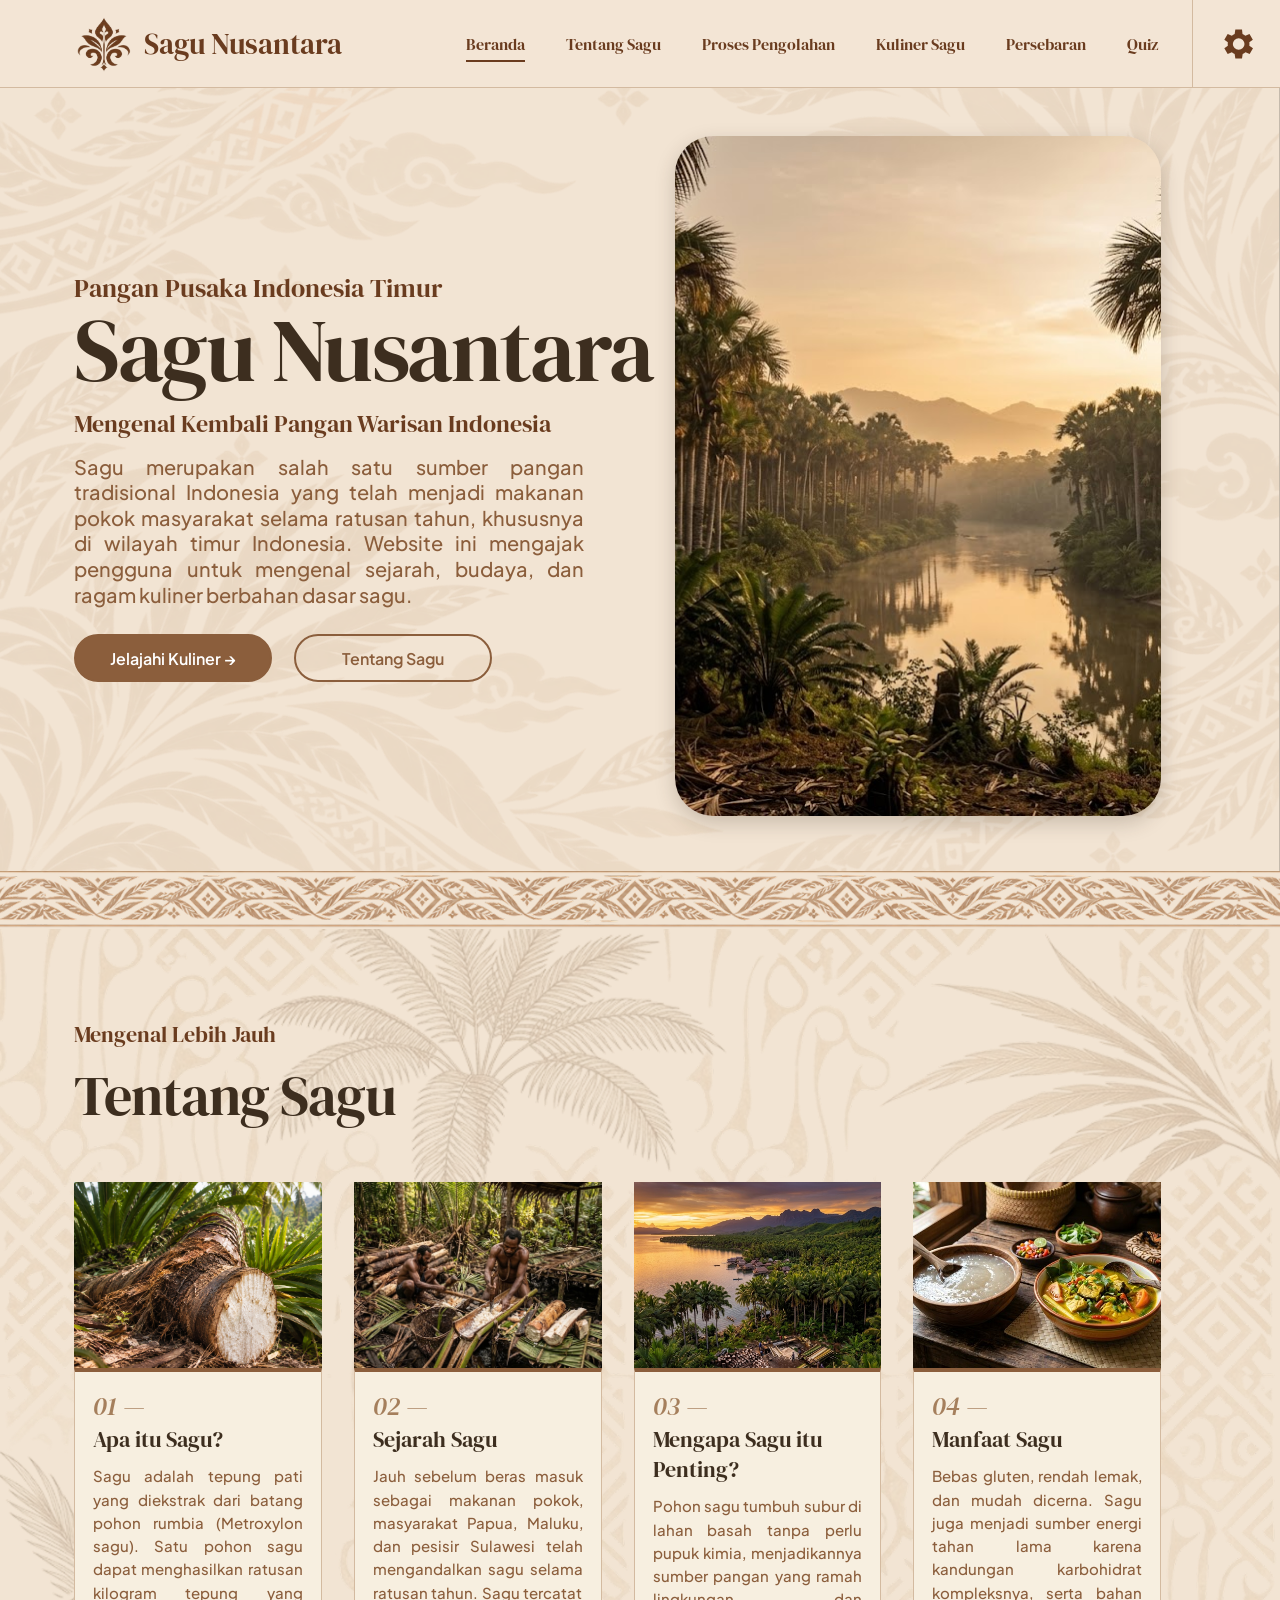
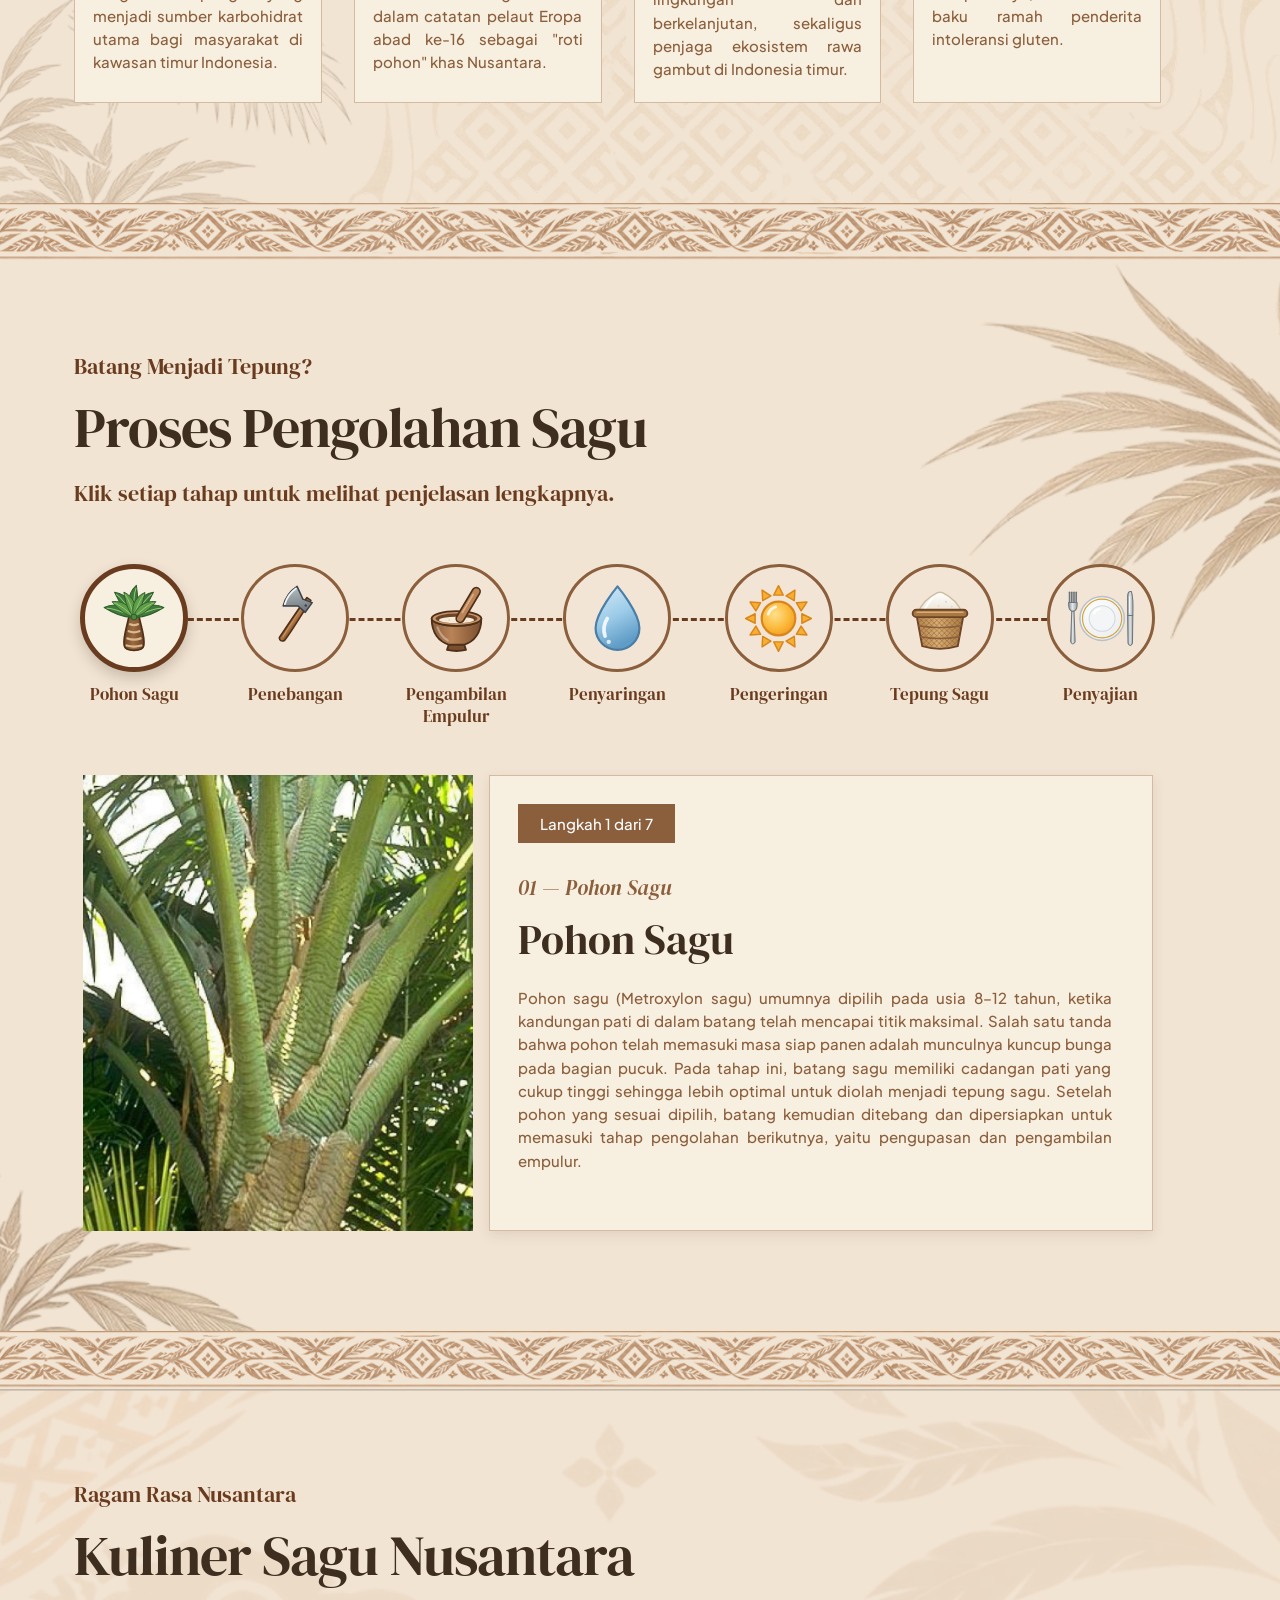
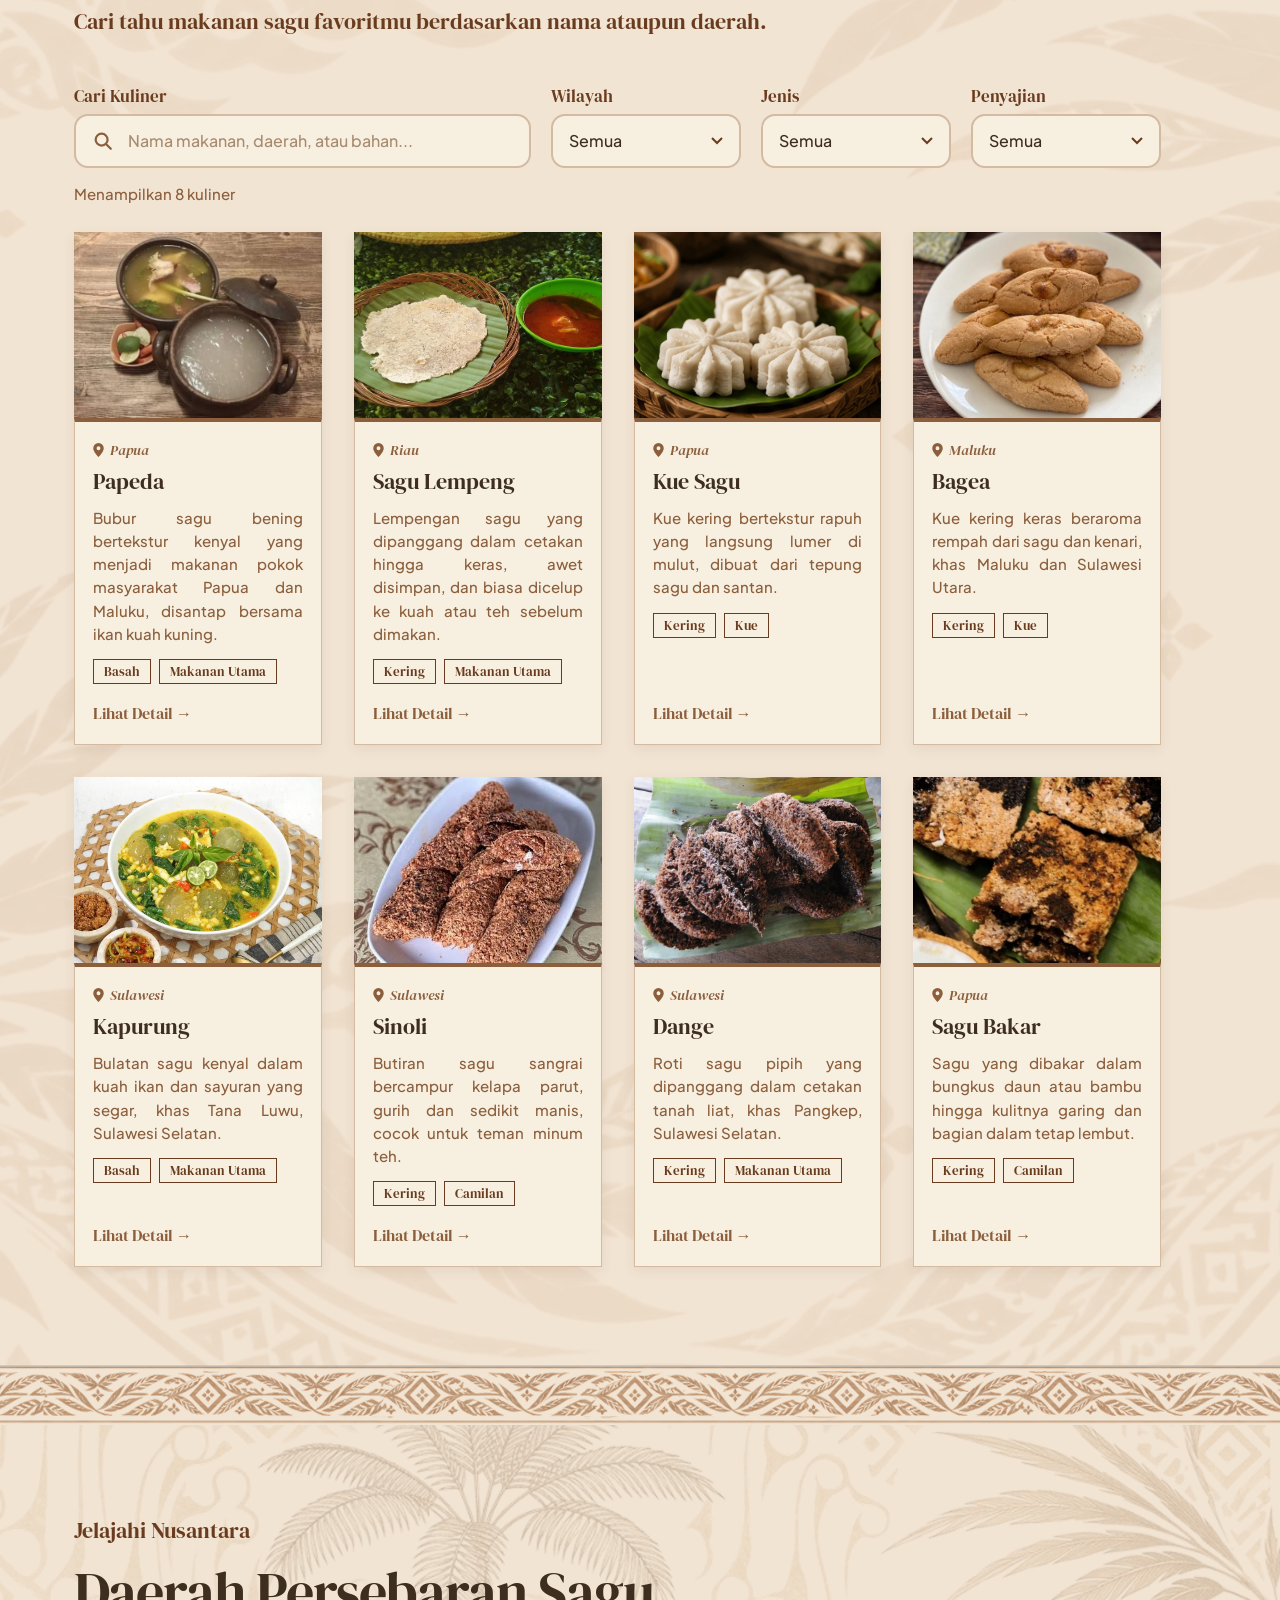
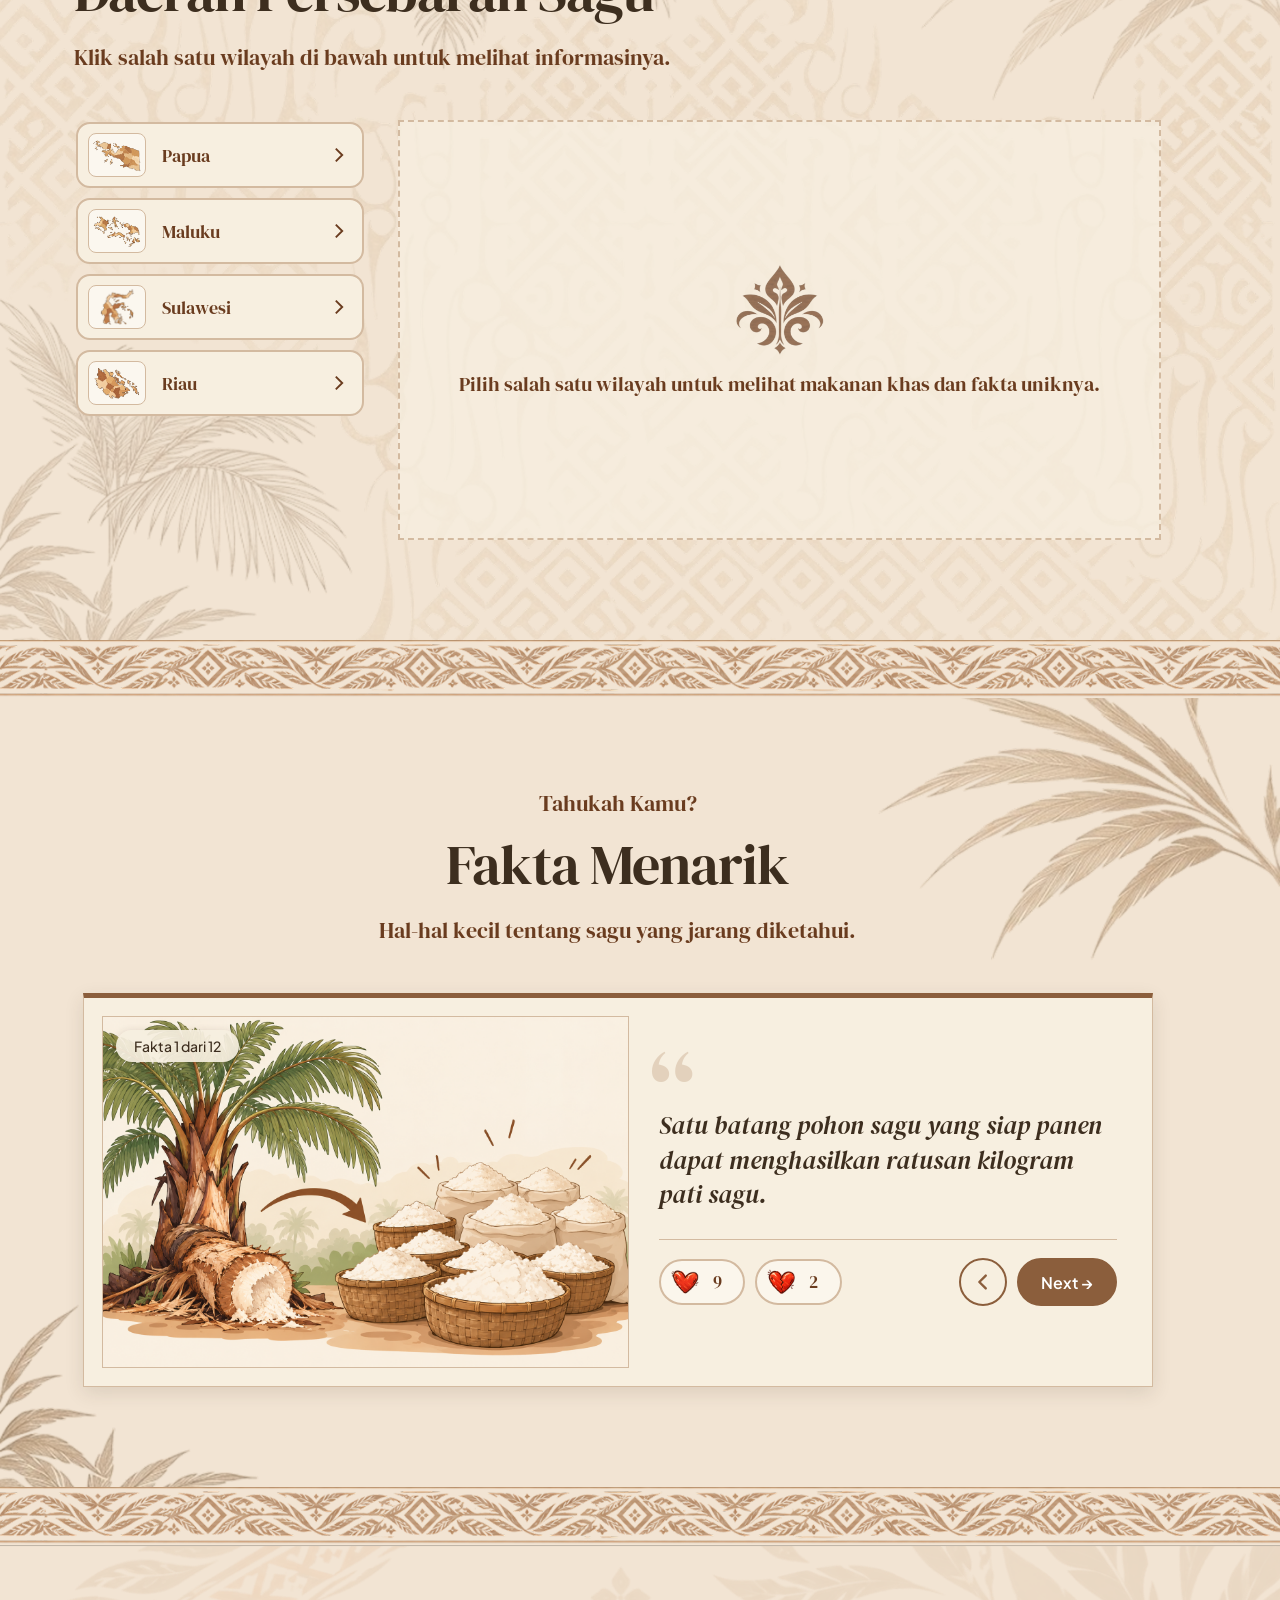
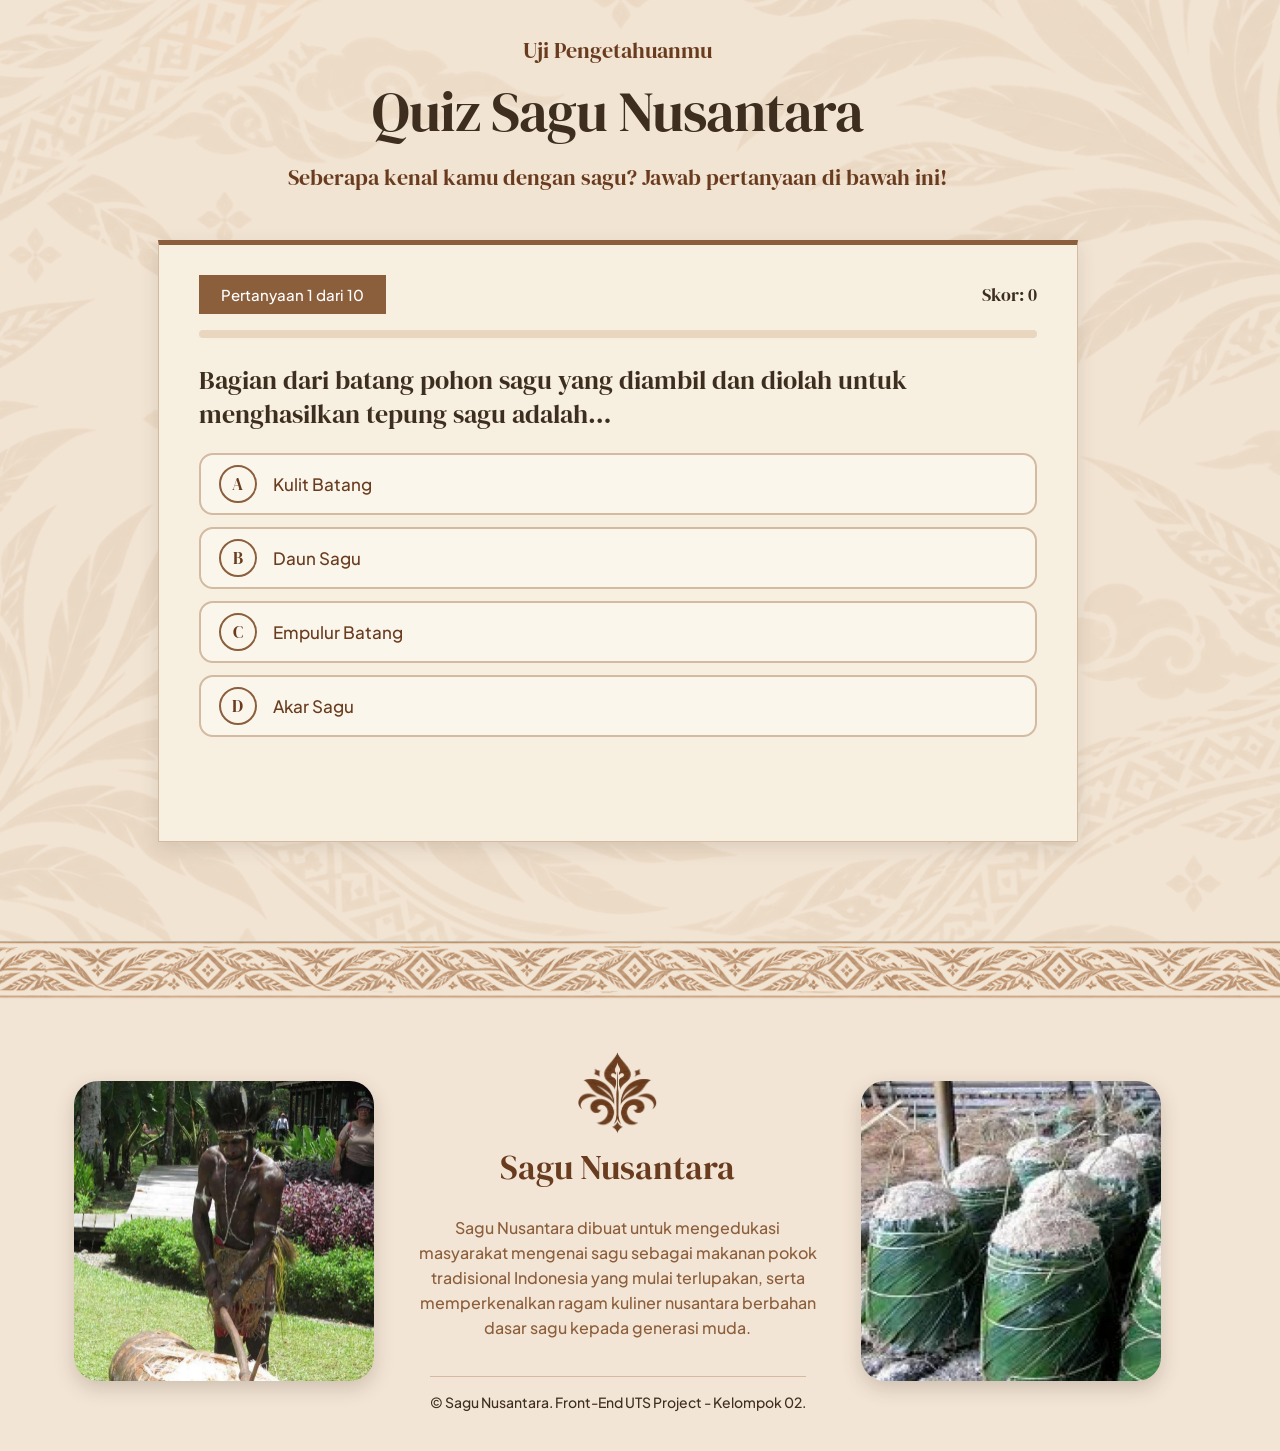
<file: index.html>
<!DOCTYPE html>
<html lang="id">
<head>
    <meta charset="UTF-8">
    <meta name="viewport" content="width=device-width, initial-scale=1.0">
    <title>Sagu Nusantara</title>
    <link rel="preconnect" href="https://fonts.googleapis.com">
    <link rel="preconnect" href="https://fonts.gstatic.com" crossorigin>
    <link href="https://fonts.googleapis.com/css2?family=DM+Serif+Display:ital@0;1&family=Plus+Jakarta+Sans:wght@400;500;600;700&display=swap" rel="stylesheet">
    <link rel="stylesheet" href="style.css">
    <link rel="icon" href="assets/images/logo-sagu.png">
    <script src="data.js"></script>
</head>

<body>
    <header class="site-header">
        <div class="navbar">
            <a href="#beranda" class="brand">
                <img src="assets/images/logo-sagu.png" alt="Logo Sagu Nusantara" class="brand-logo">
                <span class="brand-name" data-setting="siteName">Sagu Nusantara</span>
            </a>

            <nav class="nav-menu">
                <a href="#beranda" class="nav-link active">Beranda</a>
                <a href="#tentang-sagu" class="nav-link">Tentang Sagu</a>
                <a href="#proses-pengolahan" class="nav-link">Proses Pengolahan</a>
                <a href="#kuliner-sagu" class="nav-link">Kuliner Sagu</a>
                <a href="#persebaran" class="nav-link">Persebaran</a>
                <a href="#quiz" class="nav-link">Quiz</a>
            </nav>

            <a href="admin-login.html" class="settings-button" aria-label="Masuk ke dashboard admin" title="Dashboard admin">
                <svg class="settings-icon" viewBox="0 0 24 24">
                    <path d="M19.4 13a7.8 7.8 0 0 0 0-2l2.1-1.6-2-3.4-2.5 1a8.2 8.2 0 0 0-1.7-1L15 3.3h-4L10.6 6a8.2 8.2 0 0 0-1.7 1L6.4 6l-2 3.4L6.5 11a7.8 7.8 0 0 0 0 2l-2.1 1.6 2 3.4 2.5-1a8.2 8.2 0 0 0 1.7 1l.4 2.7h4l.4-2.7a8.2 8.2 0 0 0 1.7-1l2.5 1 2-3.4L19.4 13zM13 15.5a3.5 3.5 0 1 1 0-7 3.5 3.5 0 0 1 0 7z"/>
                </svg>
            </a>
        </div>
    </header>

    <main>
        <section class="hero" id="beranda">
            <div class="hero-inner">
                <div class="hero-text">
                    <p class="hero-eyebrow" data-setting="heroEyebrow">Pangan Pusaka Indonesia Timur</p>

                    <h1 data-setting="siteName">Sagu Nusantara</h1>

                    <h2 data-setting="tagline">Mengenal Kembali Pangan Warisan Indonesia</h2>

                    <p class="hero-description" data-setting="heroDescription">
                        Sagu merupakan salah satu sumber pangan tradisional Indonesia yang telah menjadi
                        makanan pokok masyarakat selama ratusan tahun, khususnya di wilayah timur Indonesia.
                        Website ini mengajak pengguna untuk mengenal sejarah, budaya, dan ragam kuliner
                        berbahan dasar sagu.
                    </p>

                    <div class="hero-buttons">
                        <a href="#kuliner-sagu" class="btn btn-primary">Jelajahi Kuliner →</a>
                        <a href="#tentang-sagu" class="btn btn-outline">Tentang Sagu</a>
                    </div>
                </div>

                <div class="hero-image">
                    <img src="assets/images/hero-hutan-sagu.jpg" alt="Hutan Sagu" data-setting-src="heroImage">
                </div>
            </div>
        </section>

        <div class="pembatas" role="presentation"></div>

        <section class="tentang" id="tentang-sagu">
            <div class="tentang-inner">
                <p class="section-eyebrow">Mengenal Lebih Jauh</p>
                <h2 class="section-title">Tentang Sagu</h2>

                <div class="tentang-grid">

                    <article class="tentang-card">
                        <img class="tentang-card-image" src="assets/images/tentang-apa-itu-sagu.jpg" alt="Batang pohon sagu yang baru ditebang">
                        <div class="tentang-card-box">
                            <p class="tentang-card-number">01 —</p>
                            <h3 class="tentang-card-title">Apa itu Sagu?</h3>
                            <p class="tentang-card-desc">
                                Sagu adalah tepung pati yang diekstrak dari batang pohon rumbia
                                (Metroxylon sagu). Satu pohon sagu dapat menghasilkan ratusan
                                kilogram tepung yang menjadi sumber karbohidrat utama bagi
                                masyarakat di kawasan timur Indonesia.
                            </p>
                        </div>
                    </article>

                    <article class="tentang-card">
                        <img class="tentang-card-image" src="assets/images/tentang-sejarah-sagu.jpg" alt="Masyarakat tradisional mengolah batang sagu">
                        <div class="tentang-card-box">
                            <p class="tentang-card-number">02 —</p>
                            <h3 class="tentang-card-title">Sejarah Sagu</h3>
                            <p class="tentang-card-desc">
                                Jauh sebelum beras masuk sebagai makanan pokok, masyarakat Papua,
                                Maluku, dan pesisir Sulawesi telah mengandalkan sagu selama
                                ratusan tahun. Sagu tercatat dalam catatan pelaut Eropa abad
                                ke-16 sebagai "roti pohon" khas Nusantara.
                            </p>
                        </div>
                    </article>

                    <article class="tentang-card">
                        <img class="tentang-card-image" src="assets/images/tentang-mengapa-penting.jpg" alt="Pesisir dan hutan sagu saat matahari terbenam">
                        <div class="tentang-card-box">
                            <p class="tentang-card-number">03 —</p>
                            <h3 class="tentang-card-title">Mengapa Sagu itu Penting?</h3>
                            <p class="tentang-card-desc">
                                Pohon sagu tumbuh subur di lahan basah tanpa perlu pupuk kimia,
                                menjadikannya sumber pangan yang ramah lingkungan dan
                                berkelanjutan, sekaligus penjaga ekosistem rawa gambut di
                                Indonesia timur.
                            </p>
                        </div>
                    </article>

                    <article class="tentang-card">
                        <img class="tentang-card-image" src="assets/images/tentang-manfaat-sagu.jpg" alt="Hidangan papeda dan lauk berbahan dasar sagu">
                        <div class="tentang-card-box">
                            <p class="tentang-card-number">04 —</p>
                            <h3 class="tentang-card-title">Manfaat Sagu</h3>
                            <p class="tentang-card-desc">
                                Bebas gluten, rendah lemak, dan mudah dicerna. Sagu juga menjadi
                                sumber energi tahan lama karena kandungan karbohidrat
                                kompleksnya, serta bahan baku ramah penderita intoleransi
                                gluten.
                            </p>
                        </div>
                    </article>
                </div>
            </div>
        </section>

        <div class="pembatas" role="presentation"></div>

        <section class="proses" id="proses-pengolahan">
            <div class="proses-inner">
                <p class="section-eyebrow">Batang Menjadi Tepung?</p>
                <h2 class="section-title">Proses Pengolahan Sagu</h2>
                <p class="proses-subtitle">Klik setiap tahap untuk melihat penjelasan lengkapnya.</p>

                <div class="proses-steps">
                    <button class="proses-step active" type="button" data-step="0">
                        <span class="proses-step-icon">
                            <img src="assets/icons/ikon-pohon-sagu.svg" alt="">
                        </span>
                        <span class="proses-step-label">Pohon Sagu</span>
                    </button>

                    <button class="proses-step" type="button" data-step="1">
                        <span class="proses-step-icon">
                            <img src="assets/icons/ikon-penebangan.svg" alt="">
                        </span>
                        <span class="proses-step-label">Penebangan</span>
                    </button>

                    <button class="proses-step" type="button" data-step="2">
                        <span class="proses-step-icon">
                            <img src="assets/icons/ikon-empulur.svg" alt="">
                        </span>
                        <span class="proses-step-label">Pengambilan Empulur</span>
                    </button>

                    <button class="proses-step" type="button" data-step="3">
                        <span class="proses-step-icon">
                            <img src="assets/icons/ikon-penyaringan.svg" alt="">
                        </span>
                        <span class="proses-step-label">Penyaringan</span>
                    </button>

                    <button class="proses-step" type="button" data-step="4">
                        <span class="proses-step-icon">
                            <img src="assets/icons/ikon-pengeringan.svg" alt="">
                        </span>
                        <span class="proses-step-label">Pengeringan</span>
                    </button>

                    <button class="proses-step" type="button" data-step="5">
                        <span class="proses-step-icon">
                            <img src="assets/icons/ikon-tepung-sagu.svg" alt="">
                        </span>
                        <span class="proses-step-label">Tepung Sagu</span>
                    </button>

                    <button class="proses-step" type="button" data-step="6">
                        <span class="proses-step-icon">
                            <img src="assets/icons/ikon-penyajian.svg" alt="">
                        </span>
                        <span class="proses-step-label">Penyajian</span>
                    </button>
                </div>

                <div class="proses-detail">
                    <img class="proses-detail-image" src="assets/images/proses-pohon-sagu.jpg" alt="Pohon sagu yang siap dipanen">

                    <div class="proses-detail-box">
                        <p class="proses-detail-badge">Langkah 1 dari 7</p>
                        <p class="proses-detail-number">01 — Pohon Sagu</p>
                        <h3 class="proses-detail-title">Pohon Sagu</h3>
                        <p class="proses-detail-desc">
                            Pohon sagu (Metroxylon sagu) umumnya dipilih pada usia 8–12 tahun, ketika
                            kandungan pati di dalam batang telah mencapai titik maksimal. Salah satu tanda
                            bahwa pohon telah memasuki masa siap panen adalah munculnya kuncup bunga pada
                            bagian pucuk. Pada tahap ini, batang sagu memiliki cadangan pati yang cukup
                            tinggi sehingga lebih optimal untuk diolah menjadi tepung sagu. Setelah pohon
                            yang sesuai dipilih, batang kemudian ditebang dan dipersiapkan untuk memasuki
                            tahap pengolahan berikutnya, yaitu pengupasan dan pengambilan empulur.
                        </p>
                    </div>
                </div>
            </div>
        </section>

        <div class="pembatas" role="presentation"></div>

        <section class="kuliner" id="kuliner-sagu">
            <div class="kuliner-inner">
                <p class="section-eyebrow">Ragam Rasa Nusantara</p>
                <h2 class="section-title">Kuliner Sagu Nusantara</h2>
                <p class="section-subtitle">Cari tahu makanan sagu favoritmu berdasarkan nama ataupun daerah.</p>

                <div class="kuliner-filter">
                    <div class="kuliner-search">
                        <label for="kulinerSearch" class="kuliner-label">Cari Kuliner</label>
                        <div class="kuliner-search-box">
                            <svg class="kuliner-search-icon" viewBox="0 0 24 24" aria-hidden="true">
                                <circle cx="10.5" cy="10.5" r="6.5"/>
                                <path d="m15.5 15.5 5 5"/>
                            </svg>
                            <input type="search" id="kulinerSearch" placeholder="Nama makanan, daerah, atau bahan..." autocomplete="off">
                        </div>
                    </div>

                    <div class="kuliner-dropdown">
                        <label for="filterWilayah" class="kuliner-label">Wilayah</label>
                        <select id="filterWilayah">
                            <option value="Semua">Semua</option>
                        </select>
                    </div>

                    <div class="kuliner-dropdown">
                        <label for="filterKategori" class="kuliner-label">Jenis</label>
                        <select id="filterKategori">
                            <option value="Semua">Semua</option>
                        </select>
                    </div>

                    <div class="kuliner-dropdown">
                        <label for="filterPenyajian" class="kuliner-label">Penyajian</label>
                        <select id="filterPenyajian">
                            <option value="Semua">Semua</option>
                        </select>
                    </div>
                </div>

                <p class="kuliner-info" id="kulinerInfo" aria-live="polite"></p>

                <div class="kuliner-grid" id="kulinerGrid"></div>
            </div>
        </section>

        <div class="pembatas" role="presentation"></div>

        <section class="persebaran" id="persebaran">
            <div class="persebaran-inner">
                <p class="section-eyebrow">Jelajahi Nusantara</p>
                <h2 class="section-title">Daerah Persebaran Sagu</h2>
                <p class="section-subtitle">Klik salah satu wilayah di bawah untuk melihat informasinya.</p>

                <div class="persebaran-layout">
                    <div class="wilayah-list" id="wilayahList" aria-label="Daftar wilayah"></div>
                    <div class="wilayah-detail" id="wilayahDetail" aria-live="polite"></div>
                </div>
            </div>
        </section>

        <div class="pembatas" role="presentation"></div>

        <section class="fakta" id="fakta-menarik">
            <div class="fakta-inner">
                <p class="section-eyebrow">Tahukah Kamu?</p>
                <h2 class="section-title">Fakta Menarik</h2>
                <p class="section-subtitle">Hal-hal kecil tentang sagu yang jarang diketahui.</p>

                <div class="fakta-card" id="faktaCard">
                    <div class="fakta-photo">
                        <img class="fakta-image" id="faktaImage" src="assets/images/fkm-1.png" alt="">
                        <p class="fakta-counter" id="faktaCounter">Fakta 1 dari 12</p>
                    </div>

                    <div class="fakta-content">
                        <p class="fakta-text" id="faktaText" aria-live="polite"></p>

                        <div class="fakta-bottom">
                            <div class="fakta-vote">
                                <button type="button" class="fakta-vote-button" id="faktaLike" aria-pressed="false" aria-label="Suka fakta ini">
                                    <img src="assets/icons/like.png" alt="">
                                    <span id="faktaLikeCount">0</span>
                                </button>
                                <button type="button" class="fakta-vote-button" id="faktaDislike" aria-pressed="false" aria-label="Tidak suka fakta ini">
                                    <img src="assets/icons/dislike.png" alt="">
                                    <span id="faktaDislikeCount">0</span>
                                </button>
                            </div>

                            <div class="fakta-nav">
                                <button type="button" class="fakta-prev" id="faktaPrev" aria-label="Fakta sebelumnya">
                                    <svg viewBox="0 0 24 24" aria-hidden="true"><path d="M15 5l-7 7 7 7"/></svg>
                                </button>
                                <button type="button" class="btn btn-primary" id="faktaNext">Next →</button>
                            </div>
                        </div>
                    </div>
                </div>
            </div>
        </section>

        <div class="pembatas" role="presentation"></div>

        <section class="quiz" id="quiz">
            <div class="quiz-inner">
                <p class="section-eyebrow">Uji Pengetahuanmu</p>
                <h2 class="section-title">Quiz Sagu Nusantara</h2>
                <p class="section-subtitle">Seberapa kenal kamu dengan sagu? Jawab pertanyaan di bawah ini!</p>

                <div class="quiz-card" id="quizCard" aria-live="polite"></div>
            </div>
        </section>
    </main>

    <div class="pembatas" role="presentation"></div>

    <footer class="footer">
        <div class="footer-inner">
            <img class="footer-image" src="assets/images/footer-kiri.jpg" alt="Kebun pohon sagu" data-setting-src="footerImageLeft">

            <div class="footer-center">
                <a href="#beranda" class="footer-brand">
                    <img src="assets/images/logo-sagu.png" alt="" class="footer-logo">
                    <span class="footer-name" data-setting="siteName">Sagu Nusantara</span>
                </a>
                <p class="footer-text" data-setting="footerText">
                    Sagu Nusantara dibuat untuk mengedukasi masyarakat mengenai sagu sebagai makanan pokok
                    tradisional Indonesia yang mulai terlupakan, serta memperkenalkan ragam kuliner nusantara
                    berbahan dasar sagu kepada generasi muda.
                </p>
                <p class="footer-copy" data-setting="copyright">© Sagu Nusantara. Front-End UTS Project - Kelompok 02.</p>
            </div>

            <img class="footer-image" src="assets/images/footer-kanan.jpg" alt="Sagu basah dibungkus daun sagu" data-setting-src="footerImageRight">
        </div>
    </footer>

    <dialog class="kuliner-modal" id="kulinerModal" aria-labelledby="kulinerModalTitle">
        <button type="button" class="kuliner-modal-close" data-close aria-label="Tutup detail">×</button>
        <div class="kuliner-modal-box" id="kulinerModalBody"></div>
    </dialog>

    <script src="script.js"></script>
</body>
</html>
</file>
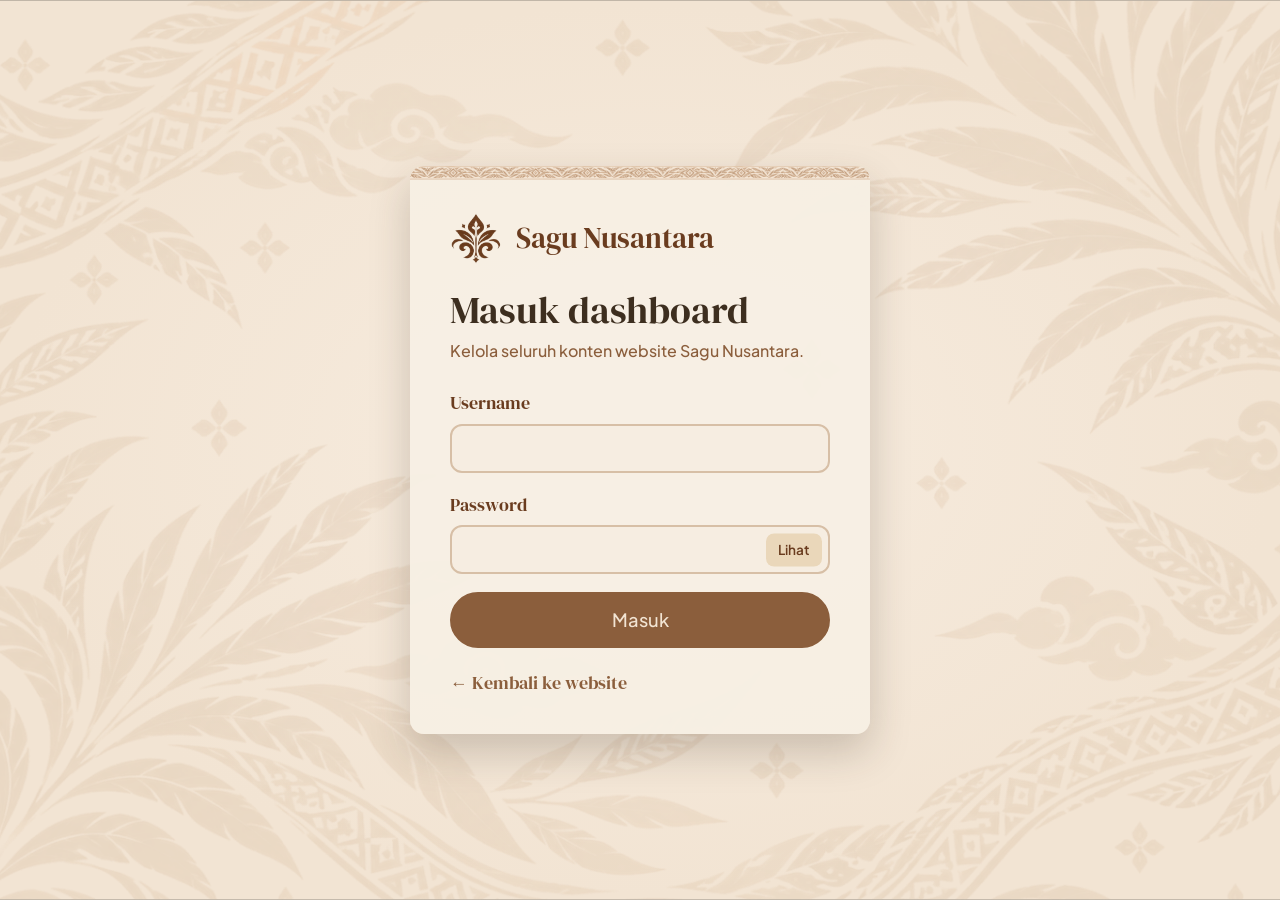
<file: admin-dashboard.html>
<!DOCTYPE html>
<html lang="id">
<head>
    <meta charset="UTF-8">
    <meta name="viewport" content="width=device-width, initial-scale=1.0">
    <meta name="robots" content="noindex">
    <title>Dashboard — Admin Sagu Nusantara</title>

    <link rel="preconnect" href="https://fonts.googleapis.com">
    <link rel="preconnect" href="https://fonts.gstatic.com" crossorigin>
    <link href="https://fonts.googleapis.com/css2?family=DM+Serif+Display:ital@0;1&family=Plus+Jakarta+Sans:wght@400;500;600;700&display=swap" rel="stylesheet">

    <link rel="stylesheet" href="admin.css">
    <link rel="icon" href="assets/images/logo-sagu.png">

    <script src="data.js"></script>
    <!-- cek login dulu sebelum ke dashboard page -->
    <script>SaguAuth.guard("admin-login.html");</script>
</head>

<body class="admin-base admin" data-page="dashboard">
    <div class="admin-layout">

        <aside class="sidebar" id="sidebar" aria-label="Menu admin">
            <a href="#dashboard" class="brand">
                <span class="media brand__logo"><img src="assets/images/logo-sagu.png" alt=""></span>
                <span class="sidebar__brandtext">
                    <span class="brand__name">Sagu Nusantara</span>
                    <span class="sidebar__role">Dashboard CMS</span>
                </span>
            </a>

            <nav class="sidebar__nav" aria-label="Modul konten">
                <p class="sidebar__group">Ringkasan</p>
                <a href="#dashboard" class="sidebar__link" data-view="dashboard">
                    <svg viewBox="0 0 24 24" aria-hidden="true"><rect x="3" y="3" width="7" height="9" rx="1.5"/><rect x="14" y="3" width="7" height="5" rx="1.5"/><rect x="14" y="12" width="7" height="9" rx="1.5"/><rect x="3" y="16" width="7" height="5" rx="1.5"/></svg>
                    <span>Dashboard</span>
                </a>

                <p class="sidebar__group">Konten</p>
                <a href="#aboutCards" class="sidebar__link" data-view="aboutCards">
                    <svg viewBox="0 0 24 24" aria-hidden="true"><path d="M4 5a2 2 0 0 1 2-2h13v16H6a2 2 0 0 0-2 2z"/><path d="M4 19V5"/></svg>
                    <span>Tentang Sagu</span>
                </a>
                <a href="#processingSteps" class="sidebar__link" data-view="processingSteps">
                    <svg viewBox="0 0 24 24" aria-hidden="true"><circle cx="5" cy="12" r="2.5"/><circle cx="19" cy="12" r="2.5"/><path d="M7.5 12h9" stroke-dasharray="2 2"/></svg>
                    <span>Proses Pengolahan</span>
                </a>
                <a href="#foods" class="sidebar__link" data-view="foods">
                    <svg viewBox="0 0 24 24" aria-hidden="true"><path d="M3 11h18a9 9 0 0 1-18 0z"/><path d="M8 7c0-1.5 1-2 1-3.5M12 7c0-1.5 1-2 1-3.5"/></svg>
                    <span>Kuliner Sagu</span>
                </a>
                <a href="#regions" class="sidebar__link" data-view="regions">
                    <svg viewBox="0 0 24 24" aria-hidden="true"><path d="M12 21s7-6.2 7-11.5a7 7 0 0 0-14 0C5 14.8 12 21 12 21z"/><circle cx="12" cy="9.5" r="2.5"/></svg>
                    <span>Persebaran</span>
                </a>
                <a href="#facts" class="sidebar__link" data-view="facts">
                    <svg viewBox="0 0 24 24" aria-hidden="true"><path d="M9 18h6M10 21h4"/><path d="M12 3a6 6 0 0 0-3.5 10.9c.6.5 1 1.2 1 2.1h5c0-.9.4-1.6 1-2.1A6 6 0 0 0 12 3z"/></svg>
                    <span>Fakta Menarik</span>
                </a>
                <a href="#quizzes" class="sidebar__link" data-view="quizzes">
                    <svg viewBox="0 0 24 24" aria-hidden="true"><circle cx="12" cy="12" r="9"/><path d="M9.5 9.5a2.5 2.5 0 1 1 3.3 2.4c-.5.2-.8.7-.8 1.2V14"/><path d="M12 17.5v.01"/></svg>
                    <span>Quiz</span>
                </a>

                <p class="sidebar__group">Situs</p>
                <a href="#settings" class="sidebar__link" data-view="settings">
                    <svg viewBox="0 0 24 24" aria-hidden="true"><path d="M4 7h10M18 7h2M4 17h4M12 17h8"/><circle cx="16" cy="7" r="2"/><circle cx="10" cy="17" r="2"/></svg>
                    <span>Pengaturan Website</span>
                </a>
            </nav>

            <div class="sidebar__foot">
                <a href="index.html" target="_blank" rel="noopener" class="btn btn--outline btn--sm">Preview website</a>
                <button type="button" class="btn btn--primary btn--sm" id="logoutBtn">Keluar</button>
            </div>
        </aside>

        <div class="sidebar-overlay" id="sidebarOverlay" hidden></div>

        <div class="admin-main">
            <header class="topbar">
                <button type="button" class="nav-toggle" id="sidebarToggle" aria-controls="sidebar" aria-expanded="false" aria-label="Buka menu">
                    <span></span><span></span><span></span>
                </button>

                <div class="topbar__titles">
                    <p class="topbar__crumb" id="viewCrumb">Ringkasan</p>
                    <h1 class="topbar__title" id="viewTitle">Dashboard</h1>
                </div>

                <div class="topbar__actions">
                    <span class="topbar__user" id="userBadge">admin</span>
                </div>
            </header>

            <!-- isinya diisi dari admin.js -->
            <main class="admin-content" id="view" tabindex="-1"></main>
        </div>
    </div>

    <!-- popup form tambah / edit -->
    <dialog class="admin-dialog" id="formModal" aria-labelledby="formTitle">
        <form class="dialog-form" id="entityForm" novalidate>
            <div class="batik-strip" role="presentation"></div>
            <div class="dialog-head">
                <h2 id="formTitle">Tambah data</h2>
                <button type="button" class="dialog-close" data-close aria-label="Tutup form">×</button>
            </div>
            <div class="dialog-body">
                <div class="form-grid" id="formFields"></div>
            </div>
            <div class="dialog-actions">
                <button type="button" class="btn btn--outline btn--sm" data-close>Batal</button>
                <button type="submit" class="btn btn--primary btn--sm" id="formSubmit">Simpan</button>
            </div>
        </form>
    </dialog>

    <!-- popup konfirmasi hapus / import / reset -->
    <dialog class="admin-dialog admin-dialog--sm" id="confirmModal" aria-labelledby="confirmTitle">
        <form method="dialog" class="confirm">
            <h2 id="confirmTitle">Konfirmasi</h2>
            <p id="confirmMessage"></p>
            <div class="dialog-actions">
                <button value="cancel" class="btn btn--outline btn--sm" autofocus>Batal</button>
                <button value="ok" class="btn btn--danger btn--sm" id="confirmOk">Hapus</button>
            </div>
        </form>
    </dialog>

    <div class="toast" id="toast" role="status" aria-live="polite" hidden></div>

    <input type="file" id="importFile" accept=".json,application/json" hidden>

    <script src="admin.js"></script>
</body>
</html>
</file>
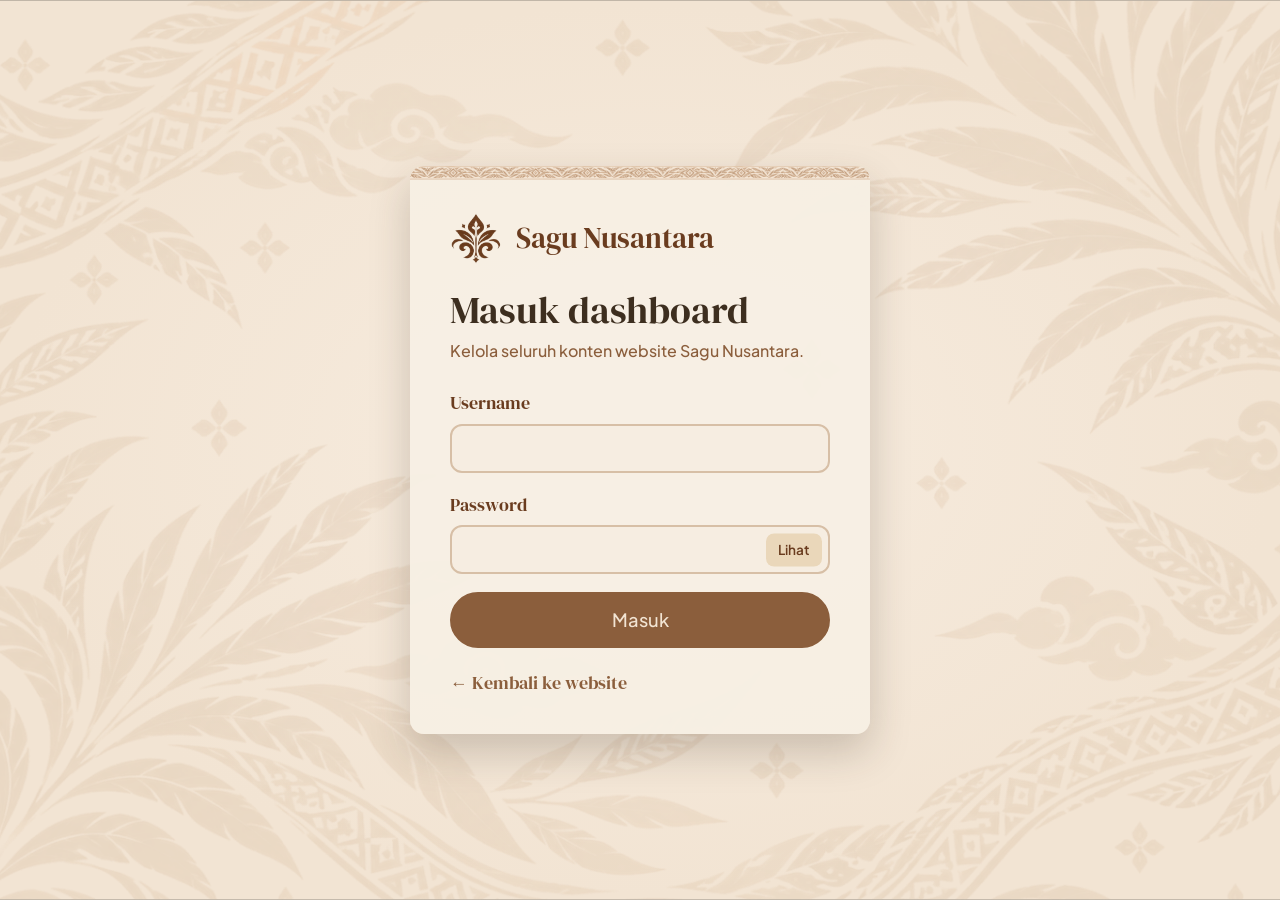
<file: admin-login.html>
<!DOCTYPE html>
<html lang="id">
<head>
    <meta charset="UTF-8">
    <meta name="viewport" content="width=device-width, initial-scale=1.0">
    <meta name="robots" content="noindex">
    <title>Masuk Admin — Sagu Nusantara</title>

    <link rel="preconnect" href="https://fonts.googleapis.com">
    <link rel="preconnect" href="https://fonts.gstatic.com" crossorigin>
    <link href="https://fonts.googleapis.com/css2?family=DM+Serif+Display:ital@0;1&family=Plus+Jakarta+Sans:wght@400;500;600;700&display=swap" rel="stylesheet">

    <link rel="stylesheet" href="admin.css">
    <link rel="icon" href="assets/images/logo-sagu.png">

    <script src="data.js"></script>
</head>

<body class="admin-base login-page" data-page="login">
    <main class="login">
        <div class="login__card">
            <div class="batik-strip" role="presentation"></div>

            <div class="login__body">
                <a href="index.html" class="brand" aria-label="Kembali ke website Sagu Nusantara">
                    <span class="media brand__logo"><img src="assets/images/logo-sagu.png" alt=""></span>
                    <span class="brand__name">Sagu Nusantara</span>
                </a>

                <h1 class="login__title">Masuk dashboard</h1>
                <p class="login__sub">Kelola seluruh konten website Sagu Nusantara.</p>

                <form id="loginForm">
                    <div class="field">
                        <label for="username">Username</label>
                        <input type="text" id="username" name="username" autocomplete="username" required>
                    </div>

                    <div class="field">
                        <label for="password">Password</label>
                        <div class="field__password">
                            <input type="password" id="password" name="password" autocomplete="current-password" required>
                            <button type="button" class="field__toggle" id="togglePassword" aria-pressed="false">Lihat</button>
                        </div>
                    </div>

                    <p class="form-error" id="loginError" role="alert" hidden></p>

                    <button type="submit" class="btn btn--primary btn--block">Masuk</button>
                </form>

                <a href="index.html" class="login__back">← Kembali ke website</a>
            </div>
        </div>
    </main>

    <script src="admin.js"></script>
</body>
</html>
</file>
<file: style.css>
* {
    margin: 0;
    padding: 0;
    box-sizing: border-box;
}

html {
    scroll-behavior: smooth;
}

button,
input,
select,
textarea {
    font-family: inherit;
    font-weight: inherit;
}

body {
    background-color: #f2e4d3;
    color: #3d2e1f;
    font-family: var(--font-sans);
    font-weight: 500;
    overflow-x: hidden;
}

:root {
    --navbar: #f3e5d5;
    --background: #f2e4d3;
    --title: #3d2e1f;
    --heading: #6a3c1f;
    --brown: #8b5e3c;
    --line: #d3baa0;
    --brown-soft: #a57f5c;

    /* font sesuai figma: judul pake DM Serif Display, isi pake Plus Jakarta Sans */
    --font-serif: "DM Serif Display", Georgia, "Times New Roman", serif;
    --font-sans: "Plus Jakarta Sans", "Segoe UI", Arial, sans-serif;
}

.site-header {
    width: 100%;
    height: 88px;
    background-color: var(--navbar);
    border-bottom: 1px solid var(--line);
    position: sticky;
    top: 0;
    z-index: 100;
}

.navbar {
    width: 100%;
    height: 100%;
    display: flex;
    align-items: center;
    padding-left: 76px;
    position: relative;
}

.brand {
    display: flex;
    align-items: center;
    gap: 12px;
    text-decoration: none;
    color: var(--heading);
    white-space: nowrap;
}

.brand-logo {
    width: 56px;
    height: 56px;
    object-fit: contain;
}

.brand-name {
    font-family: var(--font-serif);
    font-size: 29px;
    font-weight: normal;
}

.nav-menu {
    height: 100%;
    margin-left: auto;
    margin-right: 122px;
    display: flex;
    align-items: center;
    gap: 41px;
}

.nav-link {
    height: 100%;
    display: flex;
    align-items: center;
    position: relative;
    text-decoration: none;
    color: var(--heading);
    font-family: var(--font-serif);
    font-size: 16px;
    font-weight: normal;
    white-space: nowrap;
}

.nav-link::after {
    content: "";
    position: absolute;
    left: 0;
    bottom: 25px;
    width: 0;
    height: 2px;
    background-color: var(--heading);
}

.nav-link:hover::after,
.nav-link.active::after {
    width: 100%;
}

.settings-button {
    position: absolute;
    top: 0;
    right: 0;
    width: 88px;
    height: 88px;
    display: flex;
    align-items: center;
    justify-content: center;
    border: none;
    border-left: 1px solid var(--line);
    background-color: transparent;
    cursor: pointer;
}

.settings-icon {
    width: 40px;
    height: 40px;
    fill: var(--heading);
}

.hero {
    width: 100%;
    min-height: calc(100vh - 146px);
    background-color: var(--background);
    background-image: url("assets/images/bg-1.png");
    background-size: cover;
    background-position: center;
    background-repeat: no-repeat;
    overflow: hidden;
}

.hero-inner {
    width: 100%;
    min-height: calc(100vh - 146px);
    display: grid;
    grid-template-columns: minmax(500px, 1.05fr) minmax(390px, 0.95fr);
    align-items: center;
    column-gap: 115px;
    padding: 48px 119px 55px 74px;
}

.hero-text {
    width: 100%;
    max-width: 660px;
}

.hero-eyebrow {
    margin-bottom: 4px;
    color: var(--heading);
    font-family: var(--font-serif);
    font-size: 26px;
    font-weight: normal;
}

.hero-text h1 {
    margin-bottom: 18px;
    color: var(--title);
    font-family: var(--font-serif);
    font-size: 88px;
    font-weight: normal;
    line-height: 0.93;
    letter-spacing: -2px;
    white-space: nowrap;
}

.hero-text h2 {
    margin-bottom: 15px;
    color: var(--heading);
    font-family: var(--font-serif);
    font-weight: normal;
    font-size: 24px;
    line-height: 1.2;
}

.hero-description {
    width: 100%;
    max-width: 560px;
    margin-bottom: 27px;
    color: var(--brown);
    font-size: 20px;
    line-height: 1.28;
    text-align: justify;
}

.hero-buttons {
    display: flex;
    align-items: center;
    gap: 22px;
}

.btn {
    min-width: 198px;
    min-height: 48px;
    padding: 10px 22px;
    display: flex;
    align-items: center;
    justify-content: center;
    border-radius: 25px;
    text-align: center;
    text-decoration: none;
    font-size: 16px;
    font-weight: 600;
    transition: 0.2s ease;
}

.btn-primary {
    color: #fff;
    background-color: var(--brown);
    border: 2px solid var(--brown);
}

.btn-primary:hover {
    background-color: var(--heading);
    border-color: var(--heading);
}

.btn-outline {
    color: var(--brown);
    background-color: transparent;
    border: 2px solid var(--brown);
}

.btn-outline:hover {
    background-color: rgba(139, 94, 60, 0.08);
}

.hero-image {
    width: 486px;
    height: 680px;
    justify-self: end;
    border-radius: 38px;
    overflow: hidden;
    box-shadow: 0 7px 20px rgba(61, 46, 31, 0.22);
}

.hero-image img {
    width: 100%;
    height: 100%;
    display: block;
    object-fit: cover;
    object-position: 40% center;
}

/* pembatas antara halaman pertama sama kedua
   gambar pembatas.png tingginya 480px tapi pitanya cuma 70px di tengah,
   jadi gambarnya diperbesar terus diambil bagian tengahnya aja */
.pembatas {
    width: 100%;
    height: 58px;
    background-color: var(--background);
    background-image: url("assets/images/pembatas.png");
    background-size: auto calc(58px * 480 / 70);
    background-position: center;
    background-repeat: repeat-x;
}

@media (max-width: 1250px) {
    .navbar {
        padding-left: 45px;
    }

    .brand-logo {
        width: 50px;
        height: 50px;
    }

    .brand-name {
        font-size: 25px;
    }

    .nav-menu {
        gap: 25px;
        margin-right: 100px;
    }

    .nav-link {
        font-size: 13px;
    }

    .hero-inner {
        column-gap: 55px;
        padding-left: 60px;
        padding-right: 60px;
    }

    .hero-text h1 {
        font-size: 68px;
    }

    .hero-description {
        font-size: 18px;
    }

    .hero-image {
        width: 410px;
        height: 585px;
    }
}

@media (max-width: 980px) {
    .site-header {
        height: auto;
    }

    .navbar {
        min-height: 88px;
        padding: 18px 90px 18px 35px;
        flex-wrap: wrap;
        row-gap: 14px;
    }

    .nav-menu {
        width: 100%;
        margin: 0;
        justify-content: center;
        gap: 18px 28px;
        flex-wrap: wrap;
    }

    .nav-link {
        height: auto;
        padding-bottom: 5px;
    }

    .nav-link::after {
        bottom: 0;
    }

    .hero {
        min-height: auto;
    }

    .hero-inner {
        min-height: auto;
        grid-template-columns: 1fr;
        row-gap: 55px;
        padding: 70px 45px 75px;
        text-align: center;
    }

    .hero-text {
        max-width: 690px;
        margin: 0 auto;
    }

    .hero-text h1 {
        white-space: normal;
    }

    .hero-description {
        margin-left: auto;
        margin-right: auto;
        text-align: center;
    }

    .hero-buttons {
        justify-content: center;
    }

    .hero-image {
        width: 430px;
        height: 580px;
        justify-self: center;
    }
}

@media (max-width: 650px) {
    .navbar {
        padding: 18px 68px 18px 20px;
    }

    .brand {
        gap: 8px;
    }

    .brand-logo {
        width: 40px;
        height: 40px;
    }

    .brand-name {
        font-size: 22px;
    }

    .nav-menu {
        justify-content: flex-start;
        gap: 12px 20px;
    }

    .nav-link {
        font-size: 13px;
    }

    .settings-button {
        width: 60px;
        height: 100%;
    }

    .settings-icon {
        width: 30px;
        height: 30px;
    }

    .hero-inner {
        padding: 55px 22px 65px;
    }

    .hero-eyebrow {
        font-size: 18px;
    }

    .hero-text h1 {
        margin-top: 6px;
        font-size: 50px;
        letter-spacing: -1px;
    }

    .hero-text h2 {
        font-size: 19px;
    }

    .hero-description {
        font-size: 16px;
        line-height: 1.45;
    }

    .hero-buttons {
        flex-direction: column;
        gap: 12px;
    }

    .btn {
        width: 100%;
        max-width: 330px;
    }

    .hero-image {
        width: 100%;
        max-width: 360px;
        height: 470px;
        border-radius: 28px;
    }

    .pembatas {
        height: 48px;
        background-size: auto calc(48px * 480 / 70);
    }
}

section[id] {
    scroll-margin-top: 88px;
}

.tentang {
    width: 100%;
    background-color: var(--background);
    background-image: url("assets/images/bg-2.png");
    background-size: cover;
    background-position: center top;
    background-repeat: no-repeat;
}

.tentang-inner {
    padding: 90px 119px 100px 74px;
}

.section-eyebrow {
    margin-bottom: 8px;
    color: var(--heading);
    font-family: var(--font-serif);
    font-size: 22px;
    font-weight: normal;
}

.section-title {
    margin-bottom: 48px;
    color: var(--title);
    font-family: var(--font-serif);
    font-size: 56px;
    font-weight: normal;
    letter-spacing: -1px;
}

.tentang-grid {
    display: grid;
    grid-template-columns: repeat(4, 1fr);
    gap: 32px;
    align-items: stretch; /* biar tinggi kartu berbeda-beda disamakan */
}

.tentang-card {
    display: flex;
    flex-direction: column;
    height: 100%;
}

.tentang-card-image {
    width: 100%;
    aspect-ratio: 4 / 3;
    display: block;
    object-fit: cover;
    background-color: #e2c9a8;
}

.tentang-card-box {
    background-color: #f7efe0;
    border: 1px solid var(--line);
    border-top: 4px solid var(--brown);
    padding: 20px 18px 22px;
    flex: 1;
    display: flex;
    flex-direction: column;
}

.tentang-card-number {
    margin-bottom: 4px;
    color: var(--brown-soft);
    font-family: var(--font-serif);
    font-weight: normal;
    font-style: italic;
    font-size: 26px;
    line-height: 1.1;
}

.tentang-card-title {
    margin-bottom: 10px;
    color: var(--title);
    font-family: var(--font-serif);
    font-size: 22px;
    font-weight: normal;
}

.tentang-card-desc {
    color: var(--brown);
    font-size: 15px;
    line-height: 1.55;
    text-align: justify; /* rata kanan-kiri */
}

.placeholder {
    border: 2px dashed var(--brown);
    display: flex;
    align-items: center;
    justify-content: center;
    text-align: center;
    padding: 8px;
    background-image: repeating-linear-gradient(
        45deg,
        #e2c9a8,
        #e2c9a8 10px,
        #d9bb95 10px,
        #d9bb95 20px
    );
}

.placeholder::after {
    content: "Foto: " attr(data-file);
    font-family: var(--font-sans);
    font-size: 12px;
    font-style: italic;
    color: var(--title);
    background-color: rgba(243, 229, 213, 0.85);
    padding: 4px 8px;
    border-radius: 6px;
}

@media (max-width: 1250px) {
    .tentang-inner {
        padding: 70px 60px 80px;
    }

    .section-title {
        font-size: 44px;
    }
}

@media (max-width: 980px) {
    .tentang-inner {
        padding: 60px 45px 70px;
    }

    .tentang-grid {
        grid-template-columns: repeat(2, 1fr);
        gap: 28px;
    }

    .section-title {
        font-size: 38px;
    }
}

@media (max-width: 650px) {
    .tentang-inner {
        padding: 50px 22px 60px;
    }

    .section-eyebrow {
        font-size: 18px;
    }

    .section-title {
        font-size: 30px;
        margin-bottom: 32px;
    }

    .tentang-grid {
        grid-template-columns: 1fr;
        gap: 32px;
    }
}

.proses {
    width: 100%;
    background-color: var(--background);
    background-image: url("assets/images/bg-3.png");
    background-size: cover;
    background-position: center;
    background-repeat: no-repeat;
}

.proses-inner {
    padding: 90px 119px 100px 74px;
}

.proses .section-title {
    margin-bottom: 12px;
}

.proses-subtitle {
    margin-bottom: 56px;
    color: var(--heading);
    font-family: var(--font-serif);
    font-size: 22px;
    font-weight: normal;
}

.proses-steps {
    position: relative;
    display: flex;
    justify-content: space-between;
    align-items: flex-start;
    margin-bottom: 48px;
}

/* garis putus-putus penghubung antar ikon */
.proses-steps::before {
    content: "";
    position: absolute;
    top: 54px;
    left: 60px;
    right: 60px;
    border-top: 3px dashed var(--heading);
}

.proses-step {
    position: relative;
    z-index: 1;
    width: 120px;
    display: flex;
    flex-direction: column;
    align-items: center;
    gap: 12px;
    border: none;
    background: none;
    cursor: pointer;
}

.proses-step-icon {
    width: 108px;
    height: 108px;
    display: flex;
    align-items: center;
    justify-content: center;
    border: 3px solid var(--brown);
    border-radius: 50%;
    background-color: var(--navbar);
    transition: 0.2s ease;
}

.proses-step-icon img {
    width: 72%;
    height: 72%;
    object-fit: contain;
}

.proses-step-label {
    color: var(--heading);
    font-family: var(--font-serif);
    font-size: 17px;
    font-weight: normal;
    line-height: 1.25;
    text-align: center;
}

.proses-step:hover .proses-step-icon {
    transform: translateY(-4px);
    box-shadow: 0 6px 14px rgba(61, 46, 31, 0.18);
}

.proses-step.active .proses-step-icon {
    border-width: 5px;
    border-color: var(--heading);
    background-color: #f7efe0;
    box-shadow: 0 6px 14px rgba(61, 46, 31, 0.22);
}

.proses-step:focus-visible {
    outline: 2px solid var(--heading);
    outline-offset: 4px;
    border-radius: 8px;
}

.proses-detail[hidden] {
    display: none;
}

.proses-detail {
    max-width: 1070px;
    margin: 0 auto;
    display: grid;
    grid-template-columns: 390px 1fr;
    gap: 16px;
    align-items: stretch;
}

.proses-detail-image {
    width: 100%;
    height: 100%;
    min-height: 456px;
    display: block;
    object-fit: cover;
    background-color: #e2c9a8;
}

.proses-detail-box {
    background-color: #f7efe0;
    border: 1px solid var(--line);
    box-shadow: 0 4px 12px rgba(61, 46, 31, 0.1);
    padding: 28px 40px 36px 28px;
}

.proses-detail-badge {
    display: inline-block;
    margin-bottom: 30px;
    padding: 10px 22px;
    color: #fff;
    background-color: var(--brown);
    font-size: 15px;
}

.proses-detail-number {
    margin-bottom: 8px;
    color: var(--brown);
    font-family: var(--font-serif);
    font-weight: normal;
    font-size: 21px;
    font-style: italic;
}

.proses-detail-title {
    margin-bottom: 18px;
    color: var(--title);
    font-family: var(--font-serif);
    font-size: 42px;
    font-weight: normal;
}

.proses-detail-desc {
    color: var(--brown);
    font-size: 15px;
    line-height: 1.55;
    text-align: justify;
}

/* efek saat konten langkah berganti */
.proses-detail.is-changing .proses-detail-image,
.proses-detail.is-changing .proses-detail-box > * {
    opacity: 0;
}

.proses-detail-image,
.proses-detail-box > * {
    transition: opacity 0.2s ease;
}

@media (max-width: 1250px) {
    .proses-inner {
        padding: 70px 60px 80px;
    }

    .proses-step {
        width: 100px;
    }

    .proses-step-icon {
        width: 88px;
        height: 88px;
    }

    .proses-steps::before {
        top: 44px;
        left: 50px;
        right: 50px;
    }

    .proses-step-label {
        font-size: 15px;
    }

    .proses-detail {
        grid-template-columns: 340px 1fr;
    }

    .proses-detail-title {
        font-size: 36px;
    }
}

@media (max-width: 980px) {
    .proses-inner {
        padding: 60px 45px 70px;
    }

    .proses-subtitle {
        font-size: 18px;
        margin-bottom: 40px;
    }

    .proses-step {
        width: 84px;
    }

    .proses-step-icon {
        width: 68px;
        height: 68px;
    }

    .proses-step.active .proses-step-icon {
        border-width: 4px;
    }

    .proses-steps::before {
        top: 34px;
        left: 42px;
        right: 42px;
        border-top-width: 2px;
    }

    .proses-step-label {
        font-size: 13px;
    }

    .proses-detail {
        grid-template-columns: 1fr;
        max-width: 620px;
    }

    .proses-detail-image {
        min-height: 0;
        height: auto;
        aspect-ratio: 4 / 3;
    }
}

@media (max-width: 650px) {
    .proses-inner {
        padding: 50px 22px 60px;
    }

    .proses-subtitle {
        font-size: 16px;
        margin-bottom: 32px;
    }

    /* di layar kecil, deretan ikon bisa digeser ke samping */
    .proses-steps {
        justify-content: flex-start;
        gap: 14px;
        overflow-x: auto;
        margin: 0 -22px 32px;
        padding: 6px 22px 10px;
        scrollbar-width: none;
    }

    .proses-steps::-webkit-scrollbar {
        display: none;
    }

    .proses-steps::before {
        display: none;
    }

    .proses-step {
        flex-shrink: 0;
    }

    .proses-detail-box {
        padding: 24px 20px 28px;
    }

    .proses-detail-badge {
        margin-bottom: 20px;
    }

    .proses-detail-number {
        font-size: 17px;
    }

    .proses-detail-title {
        font-size: 30px;
    }
}

/* subjudul kecil di bawah judul section (kuliner sampai quiz) */
.section-subtitle {
    margin-top: -36px;
    margin-bottom: 48px;
    color: var(--heading);
    font-family: var(--font-serif);
    font-size: 22px;
    font-weight: normal;
}

/* ========== kuliner ========== */
.kuliner {
    width: 100%;
    background-color: var(--background);
    background-image: url("assets/images/bg-1.png");
    background-size: cover;
    background-position: center;
    background-repeat: no-repeat;
}

.kuliner-inner {
    padding: 90px 119px 100px 74px;
}

.kuliner-filter {
    display: grid;
    grid-template-columns: 1fr repeat(3, 190px);
    gap: 20px;
    align-items: end;
    margin-bottom: 16px;
}

.kuliner-label {
    display: block;
    margin-bottom: 6px;
    color: var(--heading);
    font-family: var(--font-serif);
    font-size: 17px;
    font-weight: normal;
}

.kuliner-search-box {
    position: relative;
}

.kuliner-search-icon {
    position: absolute;
    top: 50%;
    left: 18px;
    width: 22px;
    height: 22px;
    transform: translateY(-50%);
    fill: none;
    stroke: var(--brown);
    stroke-width: 2.4;
    stroke-linecap: round;
}

.kuliner-search-box input,
.kuliner-dropdown select {
    width: 100%;
    height: 54px;
    border: 2px solid var(--line);
    border-radius: 14px;
    background-color: #f7efe0;
    color: var(--title);
    font-family: var(--font-sans);
    font-size: 16px;
}

.kuliner-search-box input {
    padding: 0 18px 0 52px;
}

.kuliner-search-box input::placeholder {
    color: #a88b70;
}

.kuliner-dropdown select {
    appearance: none;
    padding: 0 40px 0 16px;
    background-image: url("data:image/svg+xml,%3Csvg xmlns='http://www.w3.org/2000/svg' viewBox='0 0 12 8'%3E%3Cpath d='M1 1l5 5 5-5' fill='none' stroke='%236a3c1f' stroke-width='2'/%3E%3C/svg%3E");
    background-repeat: no-repeat;
    background-position: right 16px center;
    background-size: 12px;
    cursor: pointer;
}

.kuliner-search-box input:focus,
.kuliner-dropdown select:focus {
    outline: none;
    border-color: var(--brown);
    box-shadow: 0 0 0 3px rgba(139, 94, 60, 0.15);
}

.kuliner-info {
    min-height: 20px;
    margin-bottom: 28px;
    color: var(--brown);
    font-size: 15px;
}

.kuliner-grid {
    display: grid;
    grid-template-columns: repeat(4, 1fr);
    gap: 32px;
    align-items: stretch;
}

.kuliner-card {
    display: flex;
    flex-direction: column;
    height: 100%;
    box-shadow: 0 4px 12px rgba(61, 46, 31, 0.08);
}

.kuliner-card-image {
    width: 100%;
    aspect-ratio: 4 / 3;
    display: block;
    object-fit: cover;
    background-color: #e2c9a8;
}

.kuliner-card-box {
    flex: 1;
    display: flex;
    flex-direction: column;
    padding: 18px 18px 20px;
    background-color: #f7efe0;
    border: 1px solid var(--line);
    border-top: 4px solid var(--brown);
}

.kuliner-card-region {
    display: flex;
    align-items: center;
    gap: 6px;
    color: var(--brown);
    font-family: var(--font-serif);
    font-weight: normal;
    font-size: 14px;
    font-style: italic;
}

.kuliner-card-region svg {
    width: 11px;
    height: 14px;
    fill: var(--brown);
}

.kuliner-card-title {
    margin: 6px 0 10px;
    color: var(--title);
    font-family: var(--font-serif);
    font-size: 22px;
    font-weight: normal;
}

.kuliner-card-desc {
    color: var(--brown);
    font-size: 15px;
    line-height: 1.55;
    text-align: justify;
}

.kuliner-card-tags {
    display: flex;
    flex-wrap: wrap;
    gap: 8px;
    margin-top: 14px;
}

.kuliner-tag {
    padding: 3px 10px;
    border: 1.5px solid var(--heading);
    color: var(--heading);
    font-family: var(--font-serif);
    font-size: 13px;
    font-weight: normal;
}

.kuliner-card-button {
    align-self: flex-start;
    margin-top: auto;
    padding: 18px 0 0;
    border: none;
    background: none;
    color: var(--brown);
    font-family: var(--font-serif);
    font-size: 16px;
    font-weight: normal;
    cursor: pointer;
}

.kuliner-card-button:hover {
    color: var(--title);
    text-decoration: underline;
    text-underline-offset: 4px;
}

.kuliner-empty {
    grid-column: 1 / -1;
    padding: 46px 20px;
    border: 2px dashed var(--line);
    background-color: rgba(247, 239, 224, 0.7);
    color: var(--heading);
    font-family: var(--font-serif);
    font-weight: normal;
    font-size: 20px;
    text-align: center;
}

/* popup detail kuliner */
.kuliner-modal {
    width: min(960px, calc(100% - 32px));
    max-height: calc(100vh - 32px);
    margin: auto;
    padding: 0;
    border: none;
    background: transparent;
    overflow: visible;
}

.kuliner-modal::backdrop {
    background-color: rgba(61, 46, 31, 0.55);
}

.kuliner-modal[open] {
    animation: modal-muncul 0.25s ease;
}

@keyframes modal-muncul {
    from { opacity: 0; transform: translateY(12px); }
    to { opacity: 1; transform: none; }
}

.kuliner-modal-box {
    display: grid;
    grid-template-columns: 360px 1fr;
    max-height: calc(100vh - 32px);
    overflow-y: auto;
    background-color: #f7efe0;
    background-image: url("assets/images/bg-3.png");
    background-size: cover;
    border: 1px solid var(--line);
    border-top: 5px solid var(--brown);
    box-shadow: 0 16px 40px rgba(61, 46, 31, 0.3);
}

.kuliner-modal-image {
    width: 100%;
    height: 100%;
    min-height: 420px;
    display: block;
    object-fit: cover;
    background-color: #e2c9a8;
}

.kuliner-modal-content {
    padding: 28px 34px 32px 28px;
}

.kuliner-modal-region {
    display: inline-block;
    margin-bottom: 14px;
    padding: 8px 18px;
    background-color: var(--brown);
    color: #fff;
    font-size: 14px;
}

.kuliner-modal-title {
    margin-bottom: 12px;
    color: var(--title);
    font-family: var(--font-serif);
    font-size: 36px;
    font-weight: normal;
}

.kuliner-modal-heading,
.wilayah-heading {
    margin: 18px 0 8px;
    padding-bottom: 4px;
    border-bottom: 1.5px solid var(--line);
    color: var(--heading);
    font-family: var(--font-serif);
    font-size: 18px;
    font-weight: normal;
}

.kuliner-modal-text,
.wilayah-text {
    color: var(--brown);
    font-size: 15px;
    line-height: 1.55;
    text-align: justify;
}

.chip-list {
    display: flex;
    flex-wrap: wrap;
    gap: 8px;
}

.chip {
    padding: 6px 14px;
    background-color: var(--brown);
    color: #fff;
    font-size: 14px;
}

.kuliner-modal-close {
    position: absolute;
    top: -14px;
    right: -14px;
    z-index: 2;
    width: 40px;
    height: 40px;
    border: none;
    border-radius: 50%;
    background-color: var(--heading);
    color: #fff;
    font-size: 24px;
    line-height: 1;
    cursor: pointer;
    box-shadow: 0 3px 10px rgba(61, 46, 31, 0.25);
}

@media (max-width: 1250px) {
    .kuliner-inner {
        padding: 70px 60px 80px;
    }

    .kuliner-grid {
        grid-template-columns: repeat(3, 1fr);
        gap: 26px;
    }

    .kuliner-filter {
        grid-template-columns: 1fr repeat(3, 160px);
    }
}

@media (max-width: 980px) {
    .section-subtitle {
        margin-top: -28px;
        margin-bottom: 40px;
        font-size: 18px;
    }

    .kuliner-inner {
        padding: 60px 45px 70px;
    }

    .kuliner-filter {
        grid-template-columns: repeat(3, 1fr);
    }

    .kuliner-search {
        grid-column: 1 / -1;
    }

    .kuliner-grid {
        grid-template-columns: repeat(2, 1fr);
        gap: 28px;
    }

    .kuliner-modal-box {
        grid-template-columns: 1fr;
    }

    .kuliner-modal-image {
        min-height: 0;
        height: auto;
        aspect-ratio: 16 / 10;
    }
}

@media (max-width: 650px) {
    .section-subtitle {
        margin-top: -20px;
        margin-bottom: 32px;
        font-size: 16px;
    }

    .kuliner-inner {
        padding: 50px 22px 60px;
    }

    .kuliner-filter {
        grid-template-columns: 1fr 1fr;
        gap: 14px;
    }

    .kuliner-dropdown:last-child {
        grid-column: 1 / -1;
    }

    .kuliner-grid {
        grid-template-columns: 1fr;
        gap: 32px;
    }

    .kuliner-modal-content {
        padding: 22px 20px 26px;
    }

    .kuliner-modal-title {
        font-size: 28px;
    }

    .kuliner-modal-close {
        top: -10px;
        right: -6px;
    }
}

/* ========== persebaran ========== */
.persebaran {
    width: 100%;
    background-color: var(--background);
    background-image: url("assets/images/bg-2.png");
    background-size: cover;
    background-position: center;
    background-repeat: no-repeat;
}

.persebaran-inner {
    padding: 90px 119px 100px 74px;
}

.persebaran-layout {
    display: grid;
    grid-template-columns: 300px 1fr;
    gap: 24px;
    align-items: stretch;
    min-height: 420px;
}

/* tinggi daftar wilayah mengikuti tinggi tampilan wilayah, sisanya di-scroll */
.wilayah-list {
    display: flex;
    flex-direction: column;
    gap: 10px;
    contain: size;
    overflow-x: hidden;
    overflow-y: auto;
    padding: 2px 10px 12px 2px;
    scrollbar-width: thin;
    scrollbar-color: var(--line) transparent;
}

.wilayah-list::-webkit-scrollbar {
    width: 6px;
}

.wilayah-list::-webkit-scrollbar-thumb {
    background-color: var(--line);
    border-radius: 6px;
}

.wilayah-button {
    flex-shrink: 0;
}

.wilayah-button {
    display: grid;
    grid-template-columns: 58px 1fr auto;
    align-items: center;
    gap: 16px;
    min-height: 66px;
    padding: 8px 18px 8px 10px;
    border: 2px solid var(--line);
    border-radius: 14px;
    background-color: #f7efe0;
    color: var(--heading);
    font-family: var(--font-serif);
    font-size: 18px;
    font-weight: normal;
    text-align: left;
    cursor: pointer;
    transition: 0.2s ease;
}

.wilayah-button:hover {
    background-color: #efdfca;
    transform: translateX(3px);
}

.wilayah-button.active {
    border-color: var(--heading);
    background-color: #e4c9a6;
    box-shadow: 0 4px 12px rgba(61, 46, 31, 0.15);
}

.wilayah-map {
    width: 58px;
    height: 44px;
    padding: 3px;
    border: 1.5px solid var(--line);
    border-radius: 8px;
    background-color: #fbf7ef;
    object-fit: contain;
}

.wilayah-arrow {
    width: 10px;
    height: 16px;
    fill: none;
    stroke: var(--heading);
    stroke-width: 2.4;
}

.wilayah-detail {
    display: grid;
    grid-template-columns: 330px 1fr;
    gap: 16px;
    align-items: stretch;
}

.wilayah-image {
    width: 100%;
    height: 100%;
    min-height: 400px;
    display: block;
    object-fit: cover;
    background-color: #e2c9a8;
}

.wilayah-box {
    padding: 26px 34px 30px 26px;
    background-color: #f7efe0;
    border: 1px solid var(--line);
    box-shadow: 0 4px 12px rgba(61, 46, 31, 0.1);
}

.wilayah-badge {
    display: inline-block;
    margin-bottom: 18px;
    padding: 10px 22px;
    background-color: var(--brown);
    color: #fff;
    font-size: 15px;
}

.wilayah-title {
    margin-bottom: 10px;
    color: var(--title);
    font-family: var(--font-serif);
    font-size: 40px;
    font-weight: normal;
}

/* tampilan awal sebelum ada wilayah yang dipilih */
.wilayah-empty {
    grid-column: 1 / -1;
    min-height: 400px;
    display: flex;
    flex-direction: column;
    align-items: center;
    justify-content: center;
    gap: 14px;
    padding: 30px;
    border: 2px dashed var(--line);
    background-color: rgba(247, 239, 224, 0.75);
    color: var(--heading);
    font-family: var(--font-serif);
    font-weight: normal;
    font-size: 20px;
    text-align: center;
}

.wilayah-empty img {
    width: 90px;
    opacity: 0.7;
}

.wilayah-detail.is-changing > * {
    opacity: 0;
}

.wilayah-detail > * {
    transition: opacity 0.2s ease;
}

@media (max-width: 1250px) {
    .persebaran-inner {
        padding: 70px 60px 80px;
    }

    .persebaran-layout {
        grid-template-columns: 250px 1fr;
    }

    .wilayah-detail {
        grid-template-columns: 1fr;
    }

    .wilayah-image {
        min-height: 0;
        height: auto;
        aspect-ratio: 16 / 9;
    }

    .wilayah-title {
        font-size: 34px;
    }
}

@media (max-width: 980px) {
    .persebaran-inner {
        padding: 60px 45px 70px;
    }

    .persebaran-layout {
        grid-template-columns: 1fr;
        min-height: 0;
    }

    /* tombol wilayah jadi bisa digeser ke samping */
    .wilayah-list {
        flex-direction: row;
        contain: none;
        overflow-x: auto;
        overflow-y: visible;
        padding: 0 0 6px;
        scrollbar-width: none;
    }

    .wilayah-list::-webkit-scrollbar {
        display: none;
    }

    .wilayah-button {
        flex: 0 0 210px;
    }

    .wilayah-button:hover {
        transform: none;
    }

    .wilayah-empty {
        min-height: 240px;
    }
}

@media (max-width: 650px) {
    .persebaran-inner {
        padding: 50px 22px 60px;
    }

    .wilayah-box {
        padding: 22px 20px 26px;
    }

    .wilayah-title {
        font-size: 30px;
    }
}

/* ========== fakta menarik ========== */
.fakta {
    width: 100%;
    background-color: var(--background);
    background-image: url("assets/images/bg-3.png");
    background-size: cover;
    background-position: center;
    background-repeat: no-repeat;
}

.fakta-inner {
    padding: 90px 119px 100px 74px;
    text-align: center;
}

/* foto di kiri, teks + tombol di kanan */
.fakta-card {
    max-width: 1070px;
    margin: 0 auto;
    display: grid;
    grid-template-columns: minmax(0, 1.15fr) minmax(0, 1fr);
    align-items: center;
    gap: 30px;
    padding: 18px 34px 18px 18px;
    background-color: #f7efe0;
    border: 1px solid var(--line);
    border-top: 5px solid var(--brown);
    box-shadow: 0 6px 18px rgba(61, 46, 31, 0.12);
    text-align: left;
}

.fakta-photo {
    position: relative;
}

/* gambarnya 3:2, jadi dibikin 3:2 juga biar ga ada tulisan di gambar yang kepotong */
.fakta-image {
    width: 100%;
    aspect-ratio: 3 / 2;
    display: block;
    object-fit: cover;
    border: 1px solid var(--line);
    background-color: #e2c9a8;
}

.fakta-counter {
    position: absolute;
    top: 14px;
    left: 14px;
    padding: 7px 18px;
    border-radius: 25px;
    background-color: rgba(247, 239, 224, 0.92);
    color: var(--title);
    font-size: 14px;
    box-shadow: 0 2px 8px rgba(61, 46, 31, 0.18);
}

.fakta-content {
    position: relative;
    display: flex;
    flex-direction: column;
    gap: 26px;
    padding: 20px 0;
}

/* tanda kutip gede di belakang teks */
.fakta-content::before {
    content: "\201C";
    position: absolute;
    top: -18px;
    left: -10px;
    color: var(--line);
    font-family: var(--font-serif);
    font-weight: normal;
    font-size: 110px;
    line-height: 1;
    opacity: 0.55;
    pointer-events: none;
}

.fakta-text {
    position: relative;
    min-height: 5.4em;
    padding-top: 30px;
    color: var(--title);
    font-family: var(--font-serif);
    font-weight: normal;
    font-size: 25px;
    font-style: italic;
    line-height: 1.38;
}

.fakta-image,
.fakta-counter,
.fakta-text {
    transition: opacity 0.2s ease;
}

.fakta-card.is-changing .fakta-image,
.fakta-card.is-changing .fakta-counter,
.fakta-card.is-changing .fakta-text {
    opacity: 0;
}

.fakta-bottom {
    display: flex;
    justify-content: space-between;
    align-items: center;
    flex-wrap: wrap;
    gap: 14px;
    padding-top: 18px;
    border-top: 1.5px solid var(--line);
}

.fakta-vote {
    display: flex;
    gap: 10px;
}

.fakta-vote-button {
    display: flex;
    align-items: center;
    gap: 8px;
    height: 46px;
    padding: 0 16px 0 10px;
    border: 2px solid var(--line);
    border-radius: 25px;
    background-color: #fbf6ec;
    color: var(--heading);
    font-family: var(--font-serif);
    font-size: 17px;
    font-weight: normal;
    cursor: pointer;
    transition: 0.2s ease;
}

.fakta-vote-button img {
    width: 28px;
    height: 26px;
    object-fit: contain;
    transition: transform 0.2s ease;
}

.fakta-vote-button span {
    min-width: 1.2em;
    text-align: center;
}

.fakta-vote-button:hover {
    border-color: var(--brown);
    background-color: #f3e5d2;
}

.fakta-vote-button:hover img {
    transform: scale(1.1);
}

/* tombol yang lagi dipilih pengunjung */
.fakta-vote-button.active {
    border-color: #b5483a;
    background-color: #f6d8cf;
    color: #86301f;
}

.fakta-vote-button.pop img {
    animation: vote-pop 0.35s ease;
}

@keyframes vote-pop {
    0% { transform: scale(1); }
    45% { transform: scale(1.35); }
    100% { transform: scale(1); }
}

.fakta-nav {
    display: flex;
    align-items: center;
    gap: 10px;
}

.fakta-prev {
    flex: none;
    width: 48px;
    height: 48px;
    display: flex;
    align-items: center;
    justify-content: center;
    border: 2px solid var(--brown);
    border-radius: 50%;
    background-color: transparent;
    cursor: pointer;
    transition: 0.2s ease;
}

.fakta-prev svg {
    width: 22px;
    height: 22px;
    fill: none;
    stroke: var(--brown);
    stroke-width: 2.6;
    stroke-linecap: round;
    stroke-linejoin: round;
}

.fakta-prev:hover {
    background-color: rgba(139, 94, 60, 0.1);
}

.fakta-nav .btn {
    min-width: 0;
    cursor: pointer;
    font-family: var(--font-sans);
}

.fakta-prev:disabled,
.fakta-nav .btn:disabled {
    opacity: 0.45;
    cursor: not-allowed;
}

.quiz-card .btn {
    cursor: pointer;
    font-family: var(--font-sans);
}

@media (max-width: 1250px) {
    .fakta-inner {
        padding: 70px 60px 80px;
    }

    .fakta-card {
        grid-template-columns: minmax(0, 1fr) minmax(0, 1fr);
        gap: 24px;
        padding-right: 24px;
    }

    .fakta-text {
        font-size: 22px;
    }

    /* tombolnya turun ke bawah biar ga desek-desekan */
    .fakta-bottom {
        flex-direction: column;
        align-items: stretch;
    }

    .fakta-vote {
        justify-content: flex-start;
    }

    .fakta-nav .btn {
        flex: 1;
    }
}

@media (max-width: 980px) {
    .fakta-inner {
        padding: 60px 45px 70px;
    }

    .fakta-card {
        grid-template-columns: 1fr;
        max-width: 640px;
        gap: 6px;
        padding: 14px 14px 22px;
    }

    .fakta-content {
        padding: 10px 12px 0;
    }

    .fakta-text {
        min-height: 0;
        font-size: 22px;
    }

    .fakta-bottom {
        flex-direction: row;
        align-items: center;
    }

    .fakta-nav .btn {
        flex: none;
    }
}

@media (max-width: 650px) {
    .fakta-inner {
        padding: 50px 22px 60px;
    }

    .fakta-card {
        padding: 10px 10px 18px;
    }

    .fakta-content {
        gap: 18px;
        padding: 6px 8px 0;
    }

    .fakta-content::before {
        font-size: 80px;
        top: -10px;
        left: -4px;
    }

    .fakta-text {
        padding-top: 24px;
        font-size: 19px;
    }

    .fakta-counter {
        top: 10px;
        left: 10px;
        font-size: 13px;
    }

    .fakta-bottom {
        flex-direction: column;
        align-items: stretch;
    }

    .fakta-vote {
        justify-content: center;
    }

    .fakta-vote-button {
        flex: 1;
        justify-content: center;
    }

    .fakta-nav .btn {
        flex: 1;
        width: auto;
        max-width: none;
    }
}

/* ========== quiz ========== */
.quiz {
    width: 100%;
    background-color: var(--background);
    background-image: url("assets/images/bg-1.png");
    background-size: cover;
    background-position: center;
    background-repeat: no-repeat;
}

.quiz-inner {
    padding: 90px 119px 100px 74px;
    text-align: center;
}

.quiz-card {
    max-width: 920px;
    margin: 0 auto;
    padding: 30px 40px 34px;
    background-color: #f7efe0;
    border: 1px solid var(--line);
    border-top: 5px solid var(--brown);
    box-shadow: 0 6px 18px rgba(61, 46, 31, 0.12);
    text-align: left;
}

.quiz-top {
    display: flex;
    justify-content: space-between;
    align-items: center;
    gap: 16px;
}

.quiz-badge {
    padding: 10px 22px;
    background-color: var(--brown);
    color: #fff;
    font-size: 15px;
}

.quiz-score {
    color: var(--title);
    font-family: var(--font-serif);
    font-size: 18px;
    font-weight: normal;
}

.quiz-progress {
    height: 8px;
    margin-top: 16px;
    border-radius: 10px;
    background-color: #e8d6bf;
    overflow: hidden;
}

.quiz-progress span {
    display: block;
    height: 100%;
    background-color: var(--brown);
    transition: width 0.3s ease;
}

.quiz-question {
    margin: 26px 0 22px;
    color: var(--title);
    font-family: var(--font-serif);
    font-size: 26px;
    font-weight: normal;
    line-height: 1.3;
}

.quiz-options {
    display: flex;
    flex-direction: column;
    gap: 12px;
}

.quiz-option {
    display: flex;
    align-items: center;
    gap: 16px;
    width: 100%;
    min-height: 62px;
    padding: 10px 18px;
    border: 2px solid var(--line);
    border-radius: 14px;
    background-color: #fbf6ec;
    color: var(--heading);
    font-family: var(--font-sans);
    font-size: 17px;
    text-align: left;
    cursor: pointer;
    transition: 0.2s ease;
}

.quiz-option:hover:not(:disabled) {
    border-color: var(--brown);
    background-color: #f3e5d2;
}

.quiz-option:disabled {
    cursor: default;
}

.quiz-letter {
    flex: none;
    display: flex;
    align-items: center;
    justify-content: center;
    width: 38px;
    height: 38px;
    border: 2px solid var(--brown);
    border-radius: 50%;
    font-family: var(--font-serif);
    font-weight: normal;
}

.quiz-option.benar {
    border-color: #5f9a4c;
    background-color: #d7ecc9;
    color: #2f5b22;
}

.quiz-option.benar .quiz-letter {
    border-color: #5f9a4c;
    background-color: #5f9a4c;
    color: #fff;
}

.quiz-option.salah {
    border-color: #b5483a;
    background-color: #f5d3cc;
    color: #86301f;
}

.quiz-option.salah .quiz-letter {
    border-color: #b5483a;
    background-color: #b5483a;
    color: #fff;
}

.quiz-bottom {
    display: flex;
    justify-content: space-between;
    align-items: center;
    gap: 16px;
    min-height: 48px;
    margin-top: 22px;
}

.quiz-feedback {
    color: var(--title);
    font-size: 15px;
    font-weight: 600;
}

.quiz-result {
    padding: 20px 0 6px;
    text-align: center;
}

.quiz-result-label {
    color: var(--heading);
    font-family: var(--font-serif);
    font-size: 22px;
    font-weight: normal;
}

.quiz-result-score {
    color: var(--title);
    font-family: var(--font-serif);
    font-weight: normal;
    font-size: 96px;
    line-height: 1.1;
}

.quiz-result-score small {
    font-size: 34px;
    color: var(--brown);
}

.quiz-result-text {
    max-width: 480px;
    margin: 10px auto 26px;
    color: var(--brown);
    font-size: 17px;
    line-height: 1.5;
}

.quiz-result .btn {
    display: inline-flex;
}

@media (max-width: 1250px) {
    .quiz-inner {
        padding: 70px 60px 80px;
    }
}

@media (max-width: 980px) {
    .quiz-inner {
        padding: 60px 45px 70px;
    }

    .quiz-question {
        font-size: 22px;
    }
}

@media (max-width: 650px) {
    .quiz-inner {
        padding: 50px 22px 60px;
    }

    .quiz-card {
        padding: 24px 18px 26px;
    }

    .quiz-question {
        font-size: 19px;
    }

    .quiz-option {
        font-size: 15px;
        min-height: 54px;
    }

    .quiz-bottom {
        flex-direction: column;
        align-items: stretch;
        text-align: center;
    }

    .quiz-bottom .btn {
        width: 100%;
        max-width: none;
    }

    .quiz-result-score {
        font-size: 72px;
    }
}

/* ========== footer ========== */
.footer {
    width: 100%;
    background-color: var(--navbar);
}

.footer-inner {
    display: grid;
    grid-template-columns: 300px 1fr 300px;
    align-items: center;
    gap: 40px;
    padding: 50px 119px 40px 74px;
}

.footer-image {
    width: 100%;
    aspect-ratio: 1 / 1;
    display: block;
    object-fit: cover;
    border-radius: 24px;
    box-shadow: 0 7px 20px rgba(61, 46, 31, 0.2);
}

.footer-center {
    display: flex;
    flex-direction: column;
    align-items: center;
    text-align: center;
}

.footer-brand {
    display: flex;
    flex-direction: column;
    align-items: center;
    gap: 10px;
    text-decoration: none;
}

.footer-logo {
    width: 84px;
    height: 84px;
    object-fit: contain;
}

.footer-name {
    color: var(--heading);
    font-family: var(--font-serif);
    font-size: 34px;
    font-weight: normal;
}

.footer-text {
    max-width: 460px;
    margin-top: 26px;
    color: var(--brown);
    font-size: 16px;
    line-height: 1.55;
}

.footer-copy {
    margin-top: 36px;
    padding-top: 16px;
    border-top: 1px solid var(--line);
    color: var(--title);
    font-size: 14px;
}

@media (max-width: 1250px) {
    .footer-inner {
        grid-template-columns: 220px 1fr 220px;
        padding: 45px 60px 35px;
    }
}

@media (max-width: 980px) {
    .footer-inner {
        grid-template-columns: 1fr 1fr;
        padding: 45px 45px 35px;
    }

    .footer-center {
        grid-column: 1 / -1;
        grid-row: 1;
    }
}

@media (max-width: 650px) {
    .footer-inner {
        gap: 20px;
        padding: 40px 22px 30px;
    }

    .footer-image {
        border-radius: 16px;
    }

    .footer-name {
        font-size: 28px;
    }
}

/* tombol .btn pake display flex, jadi atribut hidden nya harus dipaksa */
.quiz-bottom .btn[hidden] {
    display: none;
}
</file>
<file: admin.css>
/* css khusus halaman admin (login + dashboard), ga pake style.css website */

:root {
    --cream: #f2e4d3;
    --cream-card: #f0e2d1;
    --paper: #f7f0e4;
    --sand: #ead7ba;
    --tan: #d4a574;
    --line: #c9a98b;
    --ink: #3d2e1f;
    --brown: #6a3c1f;
    --brown-mid: #8b5e3c;
    --brown-soft: #a57f5c;

    --font-serif: "DM Serif Display", Georgia, "Times New Roman", serif;
    --font-sans: "Plus Jakarta Sans", "Segoe UI", system-ui, sans-serif;

    --shadow-card: 0 6px 18px rgba(61, 46, 31, 0.16);
    --shadow-soft: 0 3px 10px rgba(61, 46, 31, 0.12);

    --sidebar-w: 280px;
    --topbar-h: 84px;
    --radius: 12px;
    --danger: #a63d2f;
    --danger-dark: #86301f;
    --field-border: #d7bfa6;
    --field-bg: #f6ede1;
}

*, *::before, *::after { box-sizing: border-box; }

body.admin-base {
    margin: 0;
    font-family: var(--font-sans);
    font-size: 1rem;
    font-weight: 500;
    line-height: 1.55;
    color: var(--brown-mid);
    background-color: var(--cream);
    -webkit-font-smoothing: antialiased;
}

/* pake :where biar reset nya ga ngalahin class lain (kayak warna tulisan .btn--primary) */
:where(.admin-base) :where(img) { display: block; max-width: 100%; }
:where(.admin-base) :where(h1, h2, h3, p, ol, ul) { margin: 0; }
:where(.admin-base) :where(ul, ol) { padding: 0; list-style: none; }
:where(.admin-base) :where(a) { color: inherit; text-decoration: none; }
:where(.admin-base) :where(button, input, select, textarea) { font: inherit; color: inherit; }
:where(.admin-base) :where(button) { cursor: pointer; }
:where(.admin-base) :where(:focus-visible) { outline: 3px solid var(--brown-mid); outline-offset: 3px; }

[hidden] { display: none !important; }

.sr-only {
    position: absolute; width: 1px; height: 1px; padding: 0; margin: -1px;
    overflow: hidden; clip: rect(0 0 0 0); white-space: nowrap; border: 0;
}

/* kotak gambar, kalau gambarnya gagal dimuat muncul tulisan nama file */
.media { position: relative; overflow: hidden; background: #e4d2bd; }
.media img { width: 100%; height: 100%; object-fit: cover; }
.media.is-missing img { visibility: hidden; }
.media.is-missing::after {
    content: attr(data-missing);
    position: absolute; inset: 0;
    display: grid; place-items: center;
    padding: 8px;
    font: 600 0.75rem/1.3 var(--font-sans);
    color: var(--brown);
    text-align: center;
    word-break: break-all;
    border: 2px dashed var(--line);
    background: repeating-linear-gradient(45deg, #efdfcc 0 10px, #e8d6c1 10px 20px);
}

/* garis motif kecil, ambil bagian tengah dari pembatas.png (pitanya cuma 70px dari 480px) */
.batik-strip {
    height: 14px;
    background: url("assets/images/pembatas.png") repeat-x center / auto 96px, #f3e5d5;
}

/* tombol */
.btn {
    display: inline-flex; align-items: center; justify-content: center; gap: 8px;
    min-height: 52px;
    padding: 12px 28px;
    border-radius: 999px;
    border: 2px solid var(--brown-mid);
    font-family: var(--font-sans);
    font-size: 1.15rem;
    font-weight: 500;
    transition: background-color .2s, color .2s;
}
.btn--primary { background: var(--brown-mid); color: var(--cream); }
.btn--primary:hover { background: var(--brown); border-color: var(--brown); }
.btn--outline { background: transparent; color: var(--brown-mid); }
.btn--outline:hover { background: var(--brown-mid); color: var(--cream); }
.btn--sm { min-height: 40px; padding: 6px 18px; font-size: .95rem; }
.btn--xs { min-height: 34px; padding: 4px 14px; font-size: .88rem; border-width: 1.5px; }
.btn--block { width: 100%; }
.btn--danger { background: var(--danger); border-color: var(--danger); color: var(--paper); }
.btn--danger:hover { background: var(--danger-dark); border-color: var(--danger-dark); }
.btn:disabled { opacity: .45; cursor: not-allowed; }

.icon-btn {
    display: grid; place-items: center;
    width: 34px; height: 34px;
    border: 1.5px solid var(--line);
    border-radius: 8px;
    background: var(--paper);
    color: var(--brown);
}
.icon-btn svg { width: 16px; height: 16px; fill: none; stroke: currentColor; stroke-width: 2.4; stroke-linecap: round; stroke-linejoin: round; }
.icon-btn:hover:not(:disabled) { background: var(--sand); }
.icon-btn:disabled { opacity: .35; cursor: not-allowed; }

/* logo + nama */
.brand { display: inline-flex; align-items: center; gap: 14px; }
.brand__logo { width: 64px; height: 64px; background: transparent; flex: none; }
.brand__logo img { object-fit: contain; }
.brand__logo.is-missing::after { font-size: .55rem; }
.brand__name { font-family: var(--font-serif); font-size: 2.1rem; color: var(--brown); line-height: 1; white-space: nowrap; }

/* tombol hamburger, cuma muncul di layar kecil */
.nav-toggle { display: none; }

/* isian form */
.form-grid {
    display: grid;
    grid-template-columns: repeat(2, minmax(0, 1fr));
    gap: 18px 22px;
}
.field { display: flex; flex-direction: column; gap: 6px; }
.field--wide { grid-column: 1 / -1; }
.field > label { font-family: var(--font-serif); font-size: 1.15rem; color: var(--brown); }
.field label .req { color: var(--danger); }
.field__hint { font-size: .82rem; color: var(--brown-soft); }

.input,
.field input,
.field textarea,
.field select {
    width: 100%;
    min-height: 48px;
    padding: 10px 14px;
    border: 2px solid var(--field-border);
    border-radius: 12px;
    background: var(--field-bg);
    color: var(--ink);
    font-size: 1rem;
}
.field textarea { min-height: 110px; resize: vertical; line-height: 1.45; }
.field select {
    appearance: none;
    padding-right: 40px;
    background-image: url("data:image/svg+xml,%3Csvg xmlns='http://www.w3.org/2000/svg' viewBox='0 0 12 8'%3E%3Cpath d='M1 1l5 5 5-5' fill='none' stroke='%233d2e1f' stroke-width='2'/%3E%3C/svg%3E");
    background-repeat: no-repeat;
    background-position: right 16px center;
    background-size: 12px;
    cursor: pointer;
}
.input:focus,
.field input:focus,
.field textarea:focus,
.field select:focus {
    outline: none;
    border-color: var(--brown-mid);
    box-shadow: 0 0 0 3px rgba(139, 94, 60, .18);
}
.field input:user-invalid,
.field textarea:user-invalid,
.field select:user-invalid { border-color: var(--danger); }

/* isian gambar: preview + tombol upload */
.field__image { display: grid; grid-template-columns: 88px 1fr; gap: 14px; align-items: center; }
.field__preview { width: 88px; height: 66px; border-radius: 8px; border: 2px solid transparent; }
.field__preview.is-missing::after { font-size: .55rem; padding: 2px; }
.field.is-invalid .field__preview { border-color: var(--danger); }
.field__upload { display: flex; flex-wrap: wrap; align-items: center; gap: 8px 12px; min-width: 0; }
.field .field__file {
    /* input file aslinya disembunyiin, yang keliatan label tombolnya */
    position: absolute; width: 1px; height: 1px; min-height: 0;
    padding: 0; border: 0; opacity: 0;
}
.field__pick { cursor: pointer; }
.field__file:focus-visible + .field__pick { outline: 3px solid var(--brown-mid); outline-offset: 3px; }
.field__filename {
    min-width: 0;
    font-size: .88rem;
    color: var(--brown-soft);
    overflow: hidden;
    text-overflow: ellipsis;
    white-space: nowrap;
}

/* kotak kecil buat nambah opsi dropdown baru */
.field__add {
    display: flex; align-items: center; gap: 8px;
    margin-top: 4px;
    padding: 8px;
    border: 1.5px dashed var(--line);
    border-radius: 12px;
    background: rgba(234, 215, 186, .35);
    animation: muncul .18s ease;
}
.field .field__add input { flex: 1; min-width: 0; min-height: 38px; padding: 6px 12px; border-radius: 10px; }
.field__add .btn { flex: none; }
@keyframes muncul { from { opacity: 0; transform: translateY(-4px); } to { opacity: 1; transform: none; } }

.form-error {
    padding: 10px 14px;
    border-left: 4px solid var(--danger);
    background: #f7dcd4;
    color: var(--danger-dark);
    font-size: .95rem;
}
.form-actions { display: flex; justify-content: flex-end; margin-top: 22px; }

/* ---------- halaman login ---------- */
.login-page {
    min-height: 100vh;
    min-height: 100dvh;
    display: grid;
    place-items: center;
    padding: 32px 20px;
    background:
        url("assets/images/bg-1.png") center / cover no-repeat fixed,
        radial-gradient(ellipse at center, #f7ecdf 0%, var(--cream) 70%);
}
.login { width: min(460px, 100%); }
.login__card {
    overflow: hidden;
    border-radius: 14px;
    background: rgba(247, 240, 228, .96);
    box-shadow: 0 18px 40px rgba(61, 46, 31, .22);
}
.login__body { padding: 32px clamp(22px, 5vw, 40px) 36px; }
.login .brand { margin-bottom: 26px; }
.login .brand__logo { width: 52px; height: 52px; }
.login .brand__name { font-size: 1.8rem; }
.login__title {
    font-family: var(--font-serif);
    font-weight: 400;
    font-size: 2.4rem;
    line-height: 1.05;
    color: var(--ink);
}
.login__sub { margin: 8px 0 26px; }
.login form { display: flex; flex-direction: column; gap: 18px; }

.field__password { position: relative; }
.field__password input { padding-right: 124px; }
.field__toggle {
    position: absolute; right: 8px; top: 50%;
    transform: translateY(-50%);
    padding: 6px 12px;
    border: 0;
    border-radius: 8px;
    background: var(--sand);
    color: var(--brown);
    font-size: .85rem;
    font-weight: 600;
}
.login__back {
    display: inline-block;
    margin-top: 22px;
    font-family: var(--font-serif);
    font-size: 1.1rem;
    color: var(--brown-mid);
}
.login__back:hover { text-decoration: underline; text-underline-offset: 4px; }

/* ---------- layout dashboard ---------- */
.admin-layout {
    display: grid;
    grid-template-columns: var(--sidebar-w) minmax(0, 1fr);
    min-height: 100vh;
    min-height: 100dvh;
}

.sidebar {
    position: sticky; top: 0;
    z-index: 60;
    height: 100vh;
    height: 100dvh;
    display: flex;
    flex-direction: column;
    gap: 18px;
    padding: 22px 18px;
    overflow-y: auto;
    border-right: 2px solid var(--line);
    /* motif batik bg-2 di bagian bawah sidebar, makin ke atas makin pudar */
    background:
        linear-gradient(to bottom, var(--paper) 30%, rgba(247, 240, 228, .55) 100%),
        url("assets/images/bg-2.png") center bottom / 760px auto no-repeat,
        var(--paper);
}
.sidebar .brand { padding: 0 6px; }
.sidebar .brand__logo { width: 48px; height: 48px; }
.sidebar .brand__name { font-size: 1.5rem; }
.sidebar__brandtext { display: flex; flex-direction: column; gap: 4px; }
.sidebar__role { font-size: .85rem; color: var(--brown-soft); }

.sidebar__nav { flex: 1; display: flex; flex-direction: column; gap: 4px; }
.sidebar__group {
    margin: 14px 12px 4px;
    font-family: var(--font-serif);
    font-size: 1rem;
    color: var(--brown-soft);
}
.sidebar__link {
    display: flex; align-items: center; gap: 12px;
    padding: 11px 14px;
    border-radius: 12px;
    font-weight: 600;
    color: var(--brown);
    transition: background-color .2s;
}
.sidebar__link svg {
    flex: none;
    width: 22px; height: 22px;
    fill: none; stroke: currentColor; stroke-width: 1.8; stroke-linecap: round; stroke-linejoin: round;
}
.sidebar__link:hover { background: rgba(234, 215, 186, .7); }
.sidebar__link[aria-current="page"] { background: var(--tan); color: var(--ink); box-shadow: var(--shadow-soft); }

.sidebar__foot {
    display: flex; flex-direction: column; gap: 10px;
    padding-top: 18px;
    border-top: 1.5px solid var(--line);
}
.sidebar-overlay { position: fixed; inset: 0; z-index: 55; background: rgba(61, 46, 31, .45); }

/* area kanan, dikasih bg-3 (daun di pojok) yang diem waktu discroll */
.admin-main {
    min-width: 0;
    display: flex;
    flex-direction: column;
    background: url("assets/images/bg-3.png") center / cover no-repeat fixed;
}

.topbar {
    position: sticky; top: 0; z-index: 40;
    display: flex; align-items: center; gap: 18px;
    min-height: var(--topbar-h);
    padding: 12px clamp(20px, 3vw, 40px) 24px;
    background: rgba(242, 228, 211, .88);
    backdrop-filter: blur(6px);
    -webkit-backdrop-filter: blur(6px);
    box-shadow: 0 2px 6px rgba(61, 46, 31, .1);
}
/* motif pembatas di bawah topbar */
.topbar::after {
    content: "";
    position: absolute; left: 0; right: 0; bottom: 0;
    height: 12px;
    background: url("assets/images/pembatas.png") repeat-x center / auto 82px;
}
.topbar__titles { flex: 1; min-width: 0; }
.topbar__crumb { font-size: .9rem; color: var(--brown-soft); }
.topbar__title {
    font-family: var(--font-serif);
    font-weight: 400;
    font-size: clamp(1.7rem, 3vw, 2.4rem);
    line-height: 1.05;
    color: var(--ink);
}
.topbar__actions { display: flex; align-items: center; gap: 14px; }
.topbar__user {
    display: inline-flex; align-items: center; gap: 8px;
    padding: 6px 16px 6px 6px;
    border-radius: 999px;
    background: var(--sand);
    font-weight: 600;
    color: var(--ink);
}
.topbar__user::before {
    content: "A";
    display: grid; place-items: center;
    width: 28px; height: 28px;
    border-radius: 50%;
    background: var(--brown-mid);
    color: var(--cream);
    font-size: .8rem;
}
.admin-content { flex: 1; padding: clamp(20px, 3vw, 40px); outline: none; }

/* ---------- panel ---------- */
.panel {
    padding: 22px clamp(16px, 2.5vw, 28px) 26px;
    border-radius: var(--radius);
    background: rgba(247, 240, 228, .94);
    border: 1px solid rgba(201, 169, 139, .35);
    box-shadow: var(--shadow-soft);
}
.panel__head { display: flex; align-items: center; justify-content: space-between; gap: 12px; margin-bottom: 14px; }
.panel__title {
    font-family: var(--font-serif);
    font-weight: 400;
    font-size: 1.7rem;
    line-height: 1.1;
    color: var(--ink);
}
.panel > .panel__title { margin-bottom: 14px; }
.panel__note { max-width: 70ch; margin-bottom: 16px; font-size: .95rem; }
.panel__toolbar {
    display: flex; flex-wrap: wrap; align-items: center; justify-content: space-between;
    gap: 14px;
    margin-bottom: 16px;
}
.admin-search { flex: 1 1 280px; max-width: 420px; }
.panel__count { margin-top: 14px; font-size: .9rem; color: var(--brown-soft); }
.empty-note {
    padding: 24px;
    border: 2px dashed var(--line);
    border-radius: 10px;
    text-align: center;
}

/* ---------- kartu sambutan di dashboard ---------- */
.welcome {
    position: relative;
    display: flex; align-items: center; justify-content: space-between; gap: 24px;
    margin-bottom: 24px;
    padding: 28px clamp(20px, 3vw, 36px);
    overflow: hidden;
    border-radius: var(--radius);
    background:
        url("assets/images/bg-1.png") center / cover no-repeat,
        linear-gradient(120deg, #f7ecdf 0%, #ecd8bf 100%);
    border: 1px solid rgba(201, 169, 139, .45);
    box-shadow: var(--shadow-card);
}
.welcome::after {
    content: "";
    position: absolute; left: 0; right: 0; bottom: 0;
    height: 12px;
    background: url("assets/images/pembatas.png") repeat-x center / auto 82px;
}
.welcome__eyebrow { font-family: var(--font-serif); font-size: 1.15rem; color: var(--brown); }
.welcome__title {
    font-family: var(--font-serif);
    font-weight: 400;
    font-size: clamp(2rem, 4vw, 3rem);
    line-height: 1.05;
    color: var(--ink);
}
.welcome__desc { max-width: 52ch; margin-top: 8px; }
.welcome__logo { flex: none; width: 110px; height: auto; opacity: .9; filter: drop-shadow(0 6px 10px rgba(61, 46, 31, .2)); }

/* ---------- statistik, aktivitas, grafik ---------- */
.stats {
    display: grid;
    grid-template-columns: repeat(auto-fit, minmax(160px, 1fr));
    gap: 16px;
    margin-bottom: 24px;
}
.stat {
    position: relative;
    display: flex; flex-direction: column; gap: 2px;
    padding: 26px 20px 18px;
    overflow: hidden;
    background: rgba(240, 226, 209, .96);
    box-shadow: var(--shadow-card);
    transition: background-color .2s, transform .2s;
}
.stat::before {
    content: "";
    position: absolute; inset: 0 0 auto;
    height: 10px;
    background: url("assets/images/pembatas.png") repeat-x center / auto 69px, #f3e5d5;
}
.stat:hover { background: #ecdcc8; transform: translateY(-2px); }
.stat__num { font-family: var(--font-serif); font-size: 3rem; line-height: 1; color: var(--ink); }
.stat__label { font-weight: 600; color: var(--brown); }

.dash-grid {
    display: grid;
    grid-template-columns: minmax(0, 1.3fr) minmax(0, 1fr);
    align-items: start;
    gap: 24px;
}
.dash-grid__activity { grid-row: span 2; }

.activity { display: flex; flex-direction: column; }
.activity__item {
    display: grid;
    grid-template-columns: 92px 1fr;
    align-items: start;
    gap: 14px;
    padding: 12px 0;
    border-bottom: 1px solid #e6d6c3;
}
.activity__item:last-child { border-bottom: 0; }
.activity__badge {
    justify-self: start;
    padding: 3px 10px;
    border-radius: 6px;
    background: var(--sand);
    font-size: .8rem;
    font-weight: 700;
    color: var(--brown);
}
.activity__badge[data-type="Tambah"] { background: #d9ecd3; color: #2f5b2a; }
.activity__badge[data-type="Hapus"],
.activity__badge[data-type="Reset"] { background: #f5d6cf; color: var(--danger-dark); }
.activity__body p { font-weight: 500; color: var(--ink); }
.activity__body small { display: flex; flex-wrap: wrap; gap: 4px 12px; font-size: .82rem; color: var(--brown-soft); }

.bars { display: flex; flex-direction: column; gap: 12px; }
.bar { display: grid; grid-template-columns: 90px 1fr 28px; align-items: center; gap: 12px; }
.bar__label { font-weight: 600; color: var(--brown); overflow: hidden; text-overflow: ellipsis; white-space: nowrap; }
.bar__track { height: 12px; overflow: hidden; border-radius: 999px; background: #eadbc8; }
.bar__fill { display: block; height: 100%; border-radius: inherit; background: var(--brown-mid); }
.bar__value { text-align: right; font-weight: 700; color: var(--ink); }

.data-tools { display: flex; flex-wrap: wrap; gap: 10px; }

/* ---------- tabel ---------- */
.table-wrap { overflow-x: auto; }
.data-table { width: 100%; border-collapse: separate; border-spacing: 0 8px; }
.data-table th {
    padding: 4px 14px;
    font-family: var(--font-serif);
    font-weight: 400;
    font-size: 1.1rem;
    color: var(--brown);
    text-align: left;
    white-space: nowrap;
}
.data-table td {
    padding: 12px 14px;
    background: var(--cream-card);
    color: var(--ink);
    font-size: .95rem;
    vertical-align: middle;
}
.data-table td:first-child { border-radius: 10px 0 0 10px; }
.data-table td:last-child { border-radius: 0 10px 10px 0; }
.data-table__actions { width: 1%; white-space: nowrap; }
.data-table__empty td {
    padding: 28px;
    border: 2px dashed var(--line);
    border-radius: 10px;
    background: transparent;
    color: var(--brown);
    text-align: center;
}
.row-actions { display: flex; align-items: center; gap: 8px; }

.thumb { display: block; width: 64px; height: 48px; border-radius: 6px; }
.thumb--round { width: 48px; border: 1.5px solid var(--brown-mid); border-radius: 50%; background: var(--cream); }
.thumb--round img { object-fit: contain; padding: 6px; }
.thumb.is-missing::after { font-size: .5rem; padding: 2px; }
.thumb--wide { width: 72px; height: 48px; }

/* jumlah like & dislike di tabel fakta */
.reactions { display: flex; align-items: center; gap: 12px; white-space: nowrap; }
.reaction {
    display: inline-flex; align-items: center; gap: 6px;
    font-weight: 700;
    color: var(--ink);
    white-space: nowrap;
}
.reaction img { width: 20px; height: 19px; object-fit: contain; }
.order-num { font-family: var(--font-serif); font-style: italic; font-size: 1.4rem; color: var(--brown-soft); }
.answer-key { display: inline-block; margin-right: 6px; padding: 2px 10px; background: var(--brown-mid); color: var(--paper); font-weight: 600; }

/* ---------- popup ---------- */
.admin-dialog {
    width: min(780px, calc(100% - 24px));
    max-height: calc(100dvh - 24px);
    padding: 0;
    overflow: hidden;
    border: 0;
    border-radius: 14px;
    background:
        url("assets/images/bg-3.png") center / cover no-repeat,
        var(--paper);
    color: var(--brown-mid);
    box-shadow: 0 20px 50px rgba(61, 46, 31, .35);
}
.admin-dialog::backdrop { background: rgba(61, 46, 31, .55); backdrop-filter: blur(2px); }
.admin-dialog[open] { animation: dialog-in .22s ease; }
@keyframes dialog-in { from { opacity: 0; transform: translateY(12px); } to { opacity: 1; transform: none; } }
.admin-dialog--sm { width: min(460px, calc(100% - 24px)); }

.dialog-form { display: flex; flex-direction: column; max-height: calc(100dvh - 24px); }
.dialog-head { display: flex; align-items: center; justify-content: space-between; gap: 12px; padding: 18px 24px 8px; }
.dialog-head h2 {
    font-family: var(--font-serif);
    font-weight: 400;
    font-size: 1.9rem;
    line-height: 1.1;
    color: var(--ink);
}
.dialog-close {
    flex: none;
    width: 38px; height: 38px;
    border: 0;
    border-radius: 50%;
    background: var(--sand);
    color: var(--brown);
    font-size: 1.5rem;
    line-height: 1;
}
.dialog-body { flex: 1; min-height: 0; overflow-y: auto; padding: 14px 24px 22px; }
.dialog-actions {
    display: flex; justify-content: flex-end; gap: 10px;
    padding: 14px 24px 18px;
    border-top: 1.5px solid var(--line);
}

.confirm { padding: 24px; }
.confirm h2 { font-family: var(--font-serif); font-weight: 400; font-size: 1.8rem; color: var(--ink); }
.confirm p { margin: 10px 0 22px; color: var(--ink); }
.confirm .dialog-actions { padding: 0; border: 0; }

/* ---------- notif kecil di pojok ---------- */
.toast {
    position: fixed; right: 20px; bottom: 20px; z-index: 100;
    max-width: min(380px, calc(100% - 40px));
    padding: 14px 18px;
    border-radius: 10px;
    background: var(--ink);
    color: var(--paper);
    font-weight: 500;
    box-shadow: var(--shadow-card);
    animation: toast-in .25s ease;
}
.toast[data-type="error"] { background: var(--danger-dark); }
@keyframes toast-in { from { opacity: 0; transform: translateY(10px); } to { opacity: 1; transform: none; } }

/* ---------- tablet ---------- */
@media (max-width: 1100px) {
    .dash-grid { grid-template-columns: 1fr; }
    .dash-grid__activity { grid-row: auto; }
}

@media (max-width: 1024px) {
    .admin-layout { grid-template-columns: 1fr; }
    .sidebar {
        position: fixed; top: 0; bottom: 0; left: 0;
        width: min(var(--sidebar-w), 86vw);
        transform: translateX(-100%);
        transition: transform .25s ease;
        box-shadow: 8px 0 24px rgba(61, 46, 31, .25);
    }
    .sidebar.is-open { transform: none; }
    .topbar__actions .btn { display: none; }

    .nav-toggle {
        display: flex; flex-direction: column; justify-content: center; gap: 6px;
        flex: none;
        width: 46px; height: 46px;
        padding: 10px;
        border: 2px solid var(--line);
        border-radius: 10px;
        background: var(--paper);
    }
    .nav-toggle span { display: block; height: 2.5px; background: var(--brown); border-radius: 2px; transition: transform .25s, opacity .25s; }
    .nav-toggle[aria-expanded="true"] span:nth-child(1) { transform: translateY(8.5px) rotate(45deg); }
    .nav-toggle[aria-expanded="true"] span:nth-child(2) { opacity: 0; }
    .nav-toggle[aria-expanded="true"] span:nth-child(3) { transform: translateY(-8.5px) rotate(-45deg); }

    /* background fixed suka patah-patah di hp, jadi dibikin biasa aja */
    .admin-main, .login-page { background-attachment: scroll; }
}

/* ---------- hp, tabel berubah jadi kartu ---------- */
@media (max-width: 720px) {
    .form-grid { grid-template-columns: 1fr; }
    .topbar { min-height: 72px; }
    .topbar__user { display: none; }
    .welcome__logo { width: 72px; }

    .data-table thead {
        position: absolute; width: 1px; height: 1px;
        overflow: hidden; clip: rect(0 0 0 0);
    }
    .data-table,
    .data-table tbody,
    .data-table tr,
    .data-table td { display: block; width: 100%; }
    .data-table { border-spacing: 0; }
    .data-table tr {
        margin-bottom: 12px;
        padding: 10px 14px;
        border-radius: 10px;
        background: var(--cream-card);
    }
    .data-table td {
        display: grid;
        grid-template-columns: 90px 1fr;
        align-items: center;
        gap: 10px;
        padding: 6px 0;
        border-radius: 0 !important;
        background: none;
    }
    .data-table td::before { content: attr(data-label); font-family: var(--font-serif); color: var(--brown); }
    .data-table__actions { width: auto; }
    .row-actions { flex-wrap: wrap; }
    .data-table__empty { padding: 0; background: none; }
    .data-table__empty td { display: block; }
    .data-table__empty td::before { content: none; }

    .field__add { flex-wrap: wrap; }
    .field .field__add input { flex-basis: 100%; }
    .dialog-actions .btn { flex: 1; }
}

@media (prefers-reduced-motion: reduce) {
    .sidebar, .admin-dialog[open], .toast, .field__add, .stat { transition: none; animation: none; }
}
</file>
